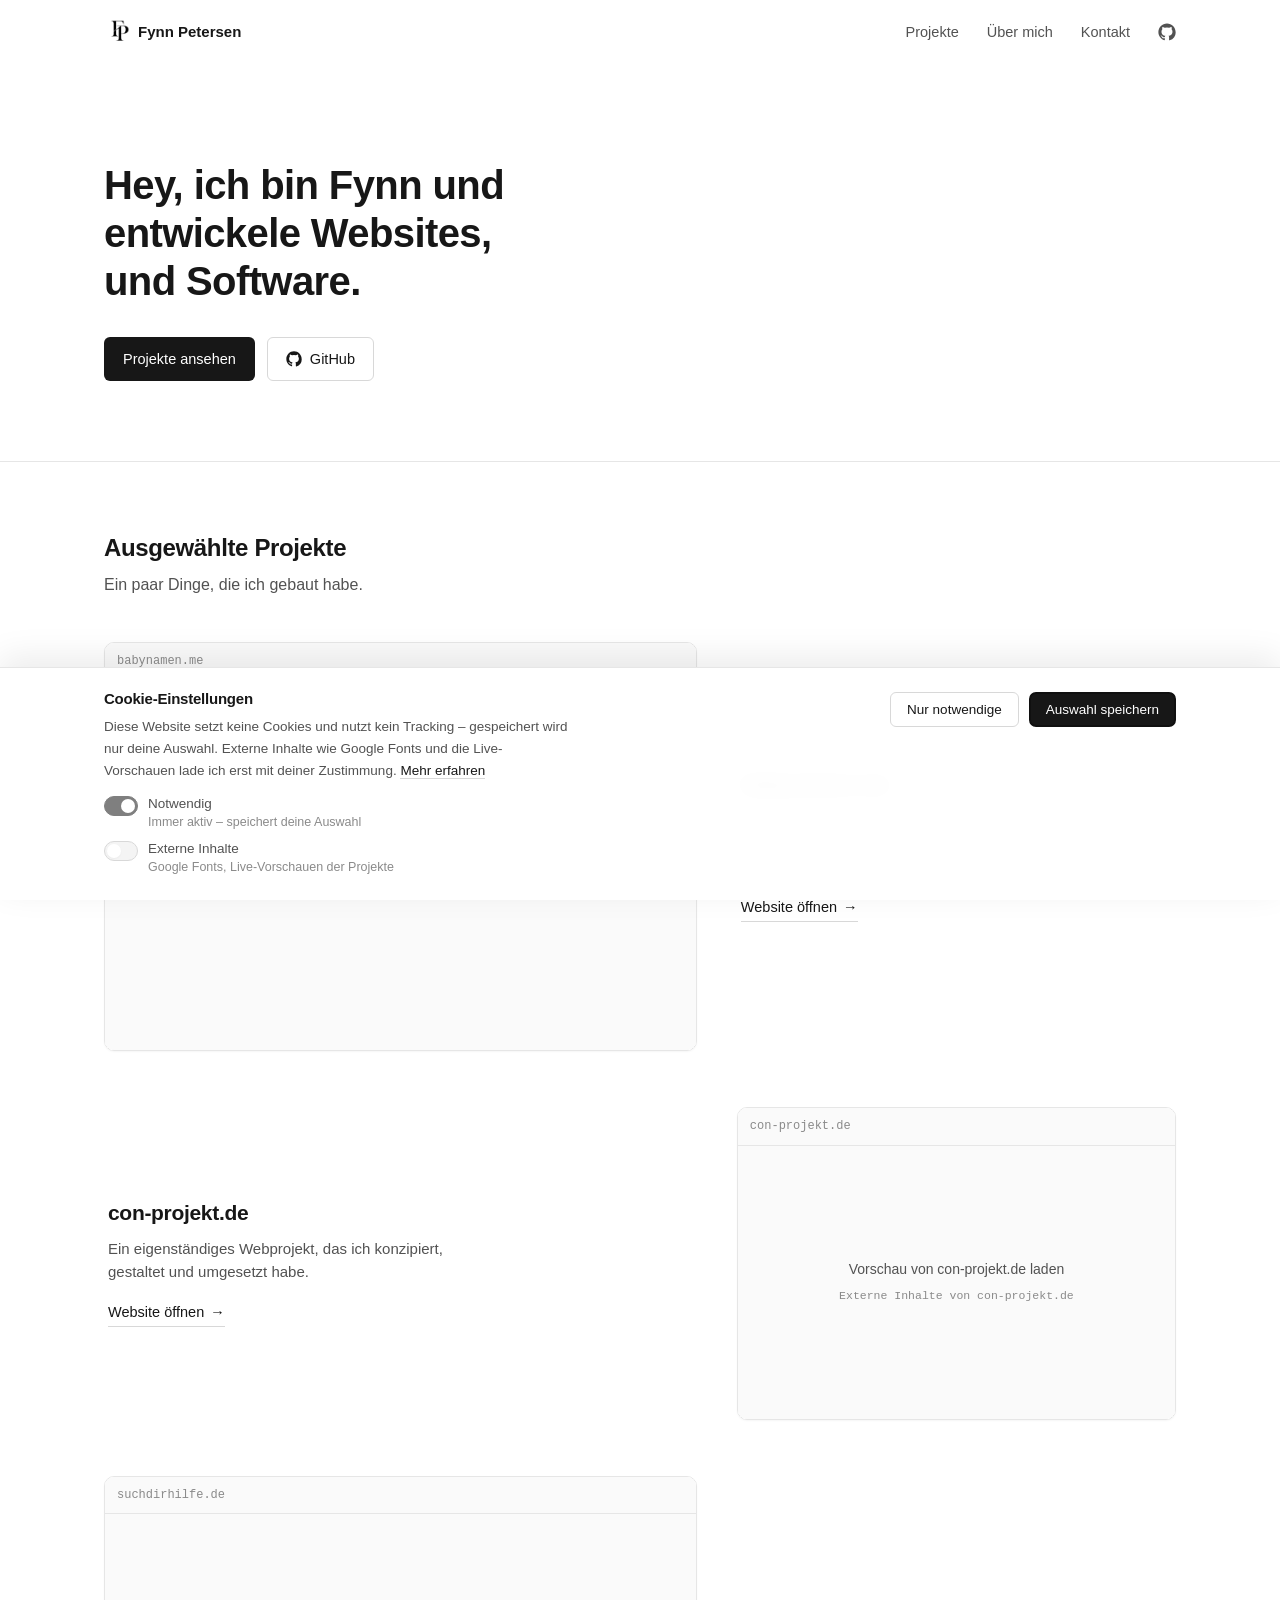
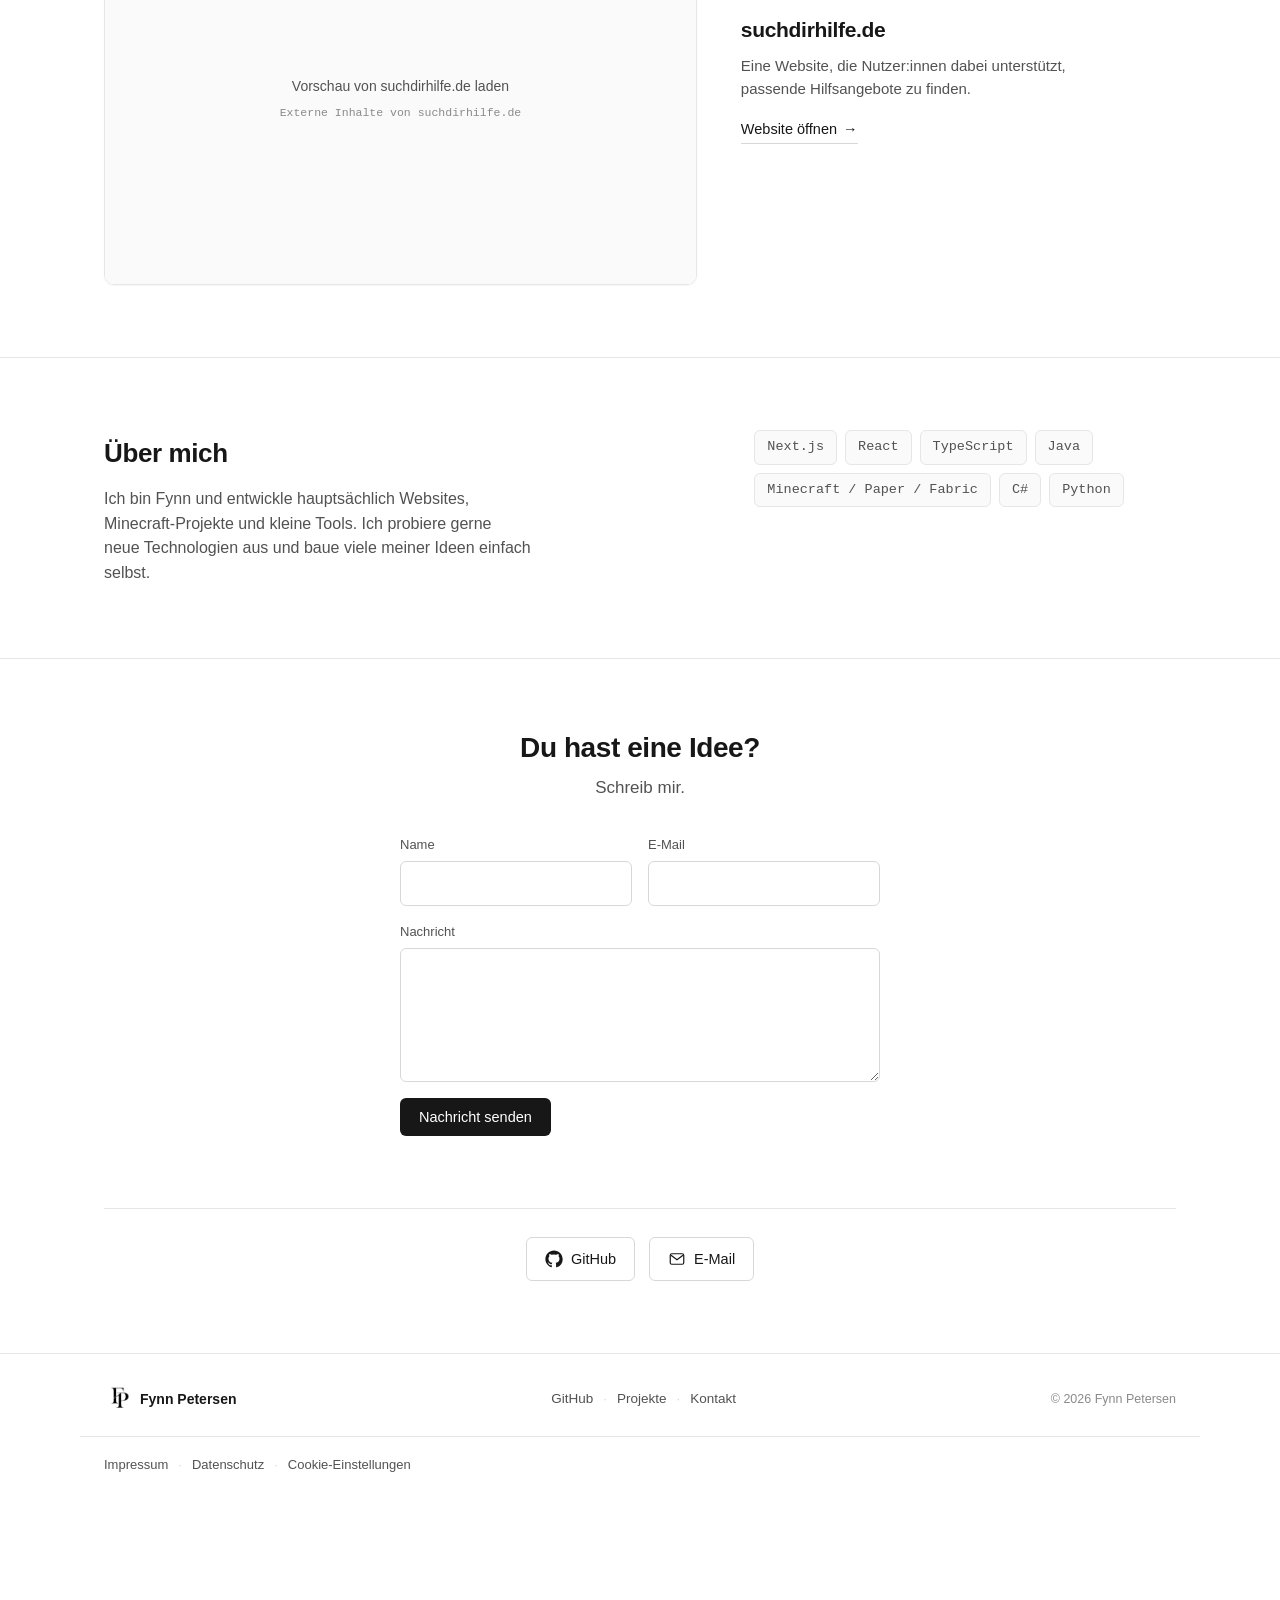
<file: index.html>
<!doctype html>
<html lang="de">
<head>
<meta charset="UTF-8" />
<meta name="viewport" content="width=device-width, initial-scale=1" />
<title>Fynn Petersen — Entwickler</title>
<meta name="description" content="Persönliche Website von Fynn Petersen. Ich entwickle Websites, Minecraft-Projekte und kleine Tools." />
<meta name="theme-color" content="#ffffff" />

<meta property="og:type" content="website" />
<meta property="og:title" content="Fynn Petersen — Entwickler" />
<meta property="og:description" content="Ich entwickle Websites, Tools und Software. Ein Blick auf ausgewählte Projekte." />
<meta property="og:url" content="https://fynnpetersen.de/" />

<link rel="canonical" href="https://fynnpetersen.de/" />

<link rel="icon" type="image/png" sizes="32x32" href="favicon-32.png" />
<link rel="icon" type="image/png" sizes="16x16" href="favicon-16.png" />
<link rel="apple-touch-icon" href="apple-touch-icon.png" />

<link rel="stylesheet" href="styles.css" />
<noscript><style>.reveal { opacity: 1; transform: none; }</style></noscript>
</head>
<body>

<a class="skip-link" href="#main">Zum Inhalt springen</a>

<header class="site-header" id="site-header">
  <div class="container header-inner">
    <a href="#top" class="logo">
      <img class="logo-mark" src="logo.png" alt="" aria-hidden="true" />
      <span>Fynn Petersen</span>
    </a>

    <nav class="nav" id="site-nav" aria-label="Hauptnavigation">
      <a href="#projekte">Projekte</a>
      <a href="#ueber-mich">Über mich</a>
      <a href="#kontakt">Kontakt</a>
      <a href="https://github.com/freeperr" target="_blank" rel="noopener" class="nav-icon" aria-label="GitHub">
        <svg width="18" height="18" viewBox="0 0 24 24" fill="currentColor" aria-hidden="true"><path d="M12 .5C5.65.5.5 5.65.5 12c0 5.09 3.29 9.4 7.86 10.93.57.1.79-.25.79-.55 0-.27-.01-1.16-.02-2.11-3.2.7-3.88-1.36-3.88-1.36-.52-1.34-1.28-1.7-1.28-1.7-1.04-.72.08-.7.08-.7 1.15.08 1.76 1.19 1.76 1.19 1.03 1.76 2.7 1.25 3.36.96.1-.75.4-1.25.73-1.54-2.55-.29-5.24-1.28-5.24-5.7 0-1.26.45-2.29 1.18-3.09-.12-.29-.51-1.46.11-3.05 0 0 .96-.31 3.15 1.18a10.9 10.9 0 0 1 5.74 0c2.19-1.49 3.15-1.18 3.15-1.18.62 1.59.23 2.76.11 3.05.74.8 1.18 1.83 1.18 3.09 0 4.43-2.7 5.4-5.27 5.69.42.36.78 1.08.78 2.18 0 1.57-.01 2.84-.01 3.23 0 .3.21.66.79.55A10.51 10.51 0 0 0 23.5 12c0-6.35-5.15-11.5-11.5-11.5Z"/></svg>
      </a>
    </nav>

    <button class="nav-toggle" id="nav-toggle" aria-expanded="false" aria-controls="site-nav" aria-label="Menü öffnen">
      <span></span><span></span><span></span>
    </button>
  </div>
</header>

<main id="main">

  <!-- HERO -->
  <section class="hero" id="top">
    <div class="container">
      <h1 class="reveal">
        Hey, ich bin Fynn und entwickele Websites, und Software.
      </h1>
      <div class="hero-actions reveal">
        <a href="#projekte" class="btn btn-primary">Projekte ansehen</a>
        <a href="https://github.com/freeperr" target="_blank" rel="noopener" class="btn btn-secondary">
          <svg width="16" height="16" viewBox="0 0 24 24" fill="currentColor" aria-hidden="true"><path d="M12 .5C5.65.5.5 5.65.5 12c0 5.09 3.29 9.4 7.86 10.93.57.1.79-.25.79-.55 0-.27-.01-1.16-.02-2.11-3.2.7-3.88-1.36-3.88-1.36-.52-1.34-1.28-1.7-1.28-1.7-1.04-.72.08-.7.08-.7 1.15.08 1.76 1.19 1.76 1.19 1.03 1.76 2.7 1.25 3.36.96.1-.75.4-1.25.73-1.54-2.55-.29-5.24-1.28-5.24-5.7 0-1.26.45-2.29 1.18-3.09-.12-.29-.51-1.46.11-3.05 0 0 .96-.31 3.15 1.18a10.9 10.9 0 0 1 5.74 0c2.19-1.49 3.15-1.18 3.15-1.18.62 1.59.23 2.76.11 3.05.74.8 1.18 1.83 1.18 3.09 0 4.43-2.7 5.4-5.27 5.69.42.36.78 1.08.78 2.18 0 1.57-.01 2.84-.01 3.23 0 .3.21.66.79.55A10.51 10.51 0 0 0 23.5 12c0-6.35-5.15-11.5-11.5-11.5Z"/></svg>
          GitHub
        </a>
      </div>
    </div>
  </section>

  <!-- PROJEKTE -->
  <section class="projects" id="projekte">
    <div class="container">
      <h2 class="reveal">Ausgewählte Projekte</h2>
      <p class="section-intro reveal">Ein paar Dinge, die ich gebaut habe.</p>

      <div class="project-list">

        <!-- Projekt 1: babynamen.me -->
        <article class="project-card reveal">
          <div class="project-media">
            <a class="project-preview" href="https://babynamen.me" target="_blank" rel="noopener" aria-label="babynamen.me öffnen">
              <div class="browser-mock">
                <div class="browser-bar">
                  <span class="browser-url">babynamen.me</span>
                </div>
                <div class="browser-content">
                  <div class="live-preview">
                    <iframe
                      data-src="https://babynamen.me"
                      title="Live-Vorschau von babynamen.me"
                      loading="lazy"
                      tabindex="-1"
                      aria-hidden="true"
                      scrolling="no"
                      referrerpolicy="no-referrer"
                      sandbox="allow-scripts allow-same-origin"
                    ></iframe>
                  </div>
                </div>
              </div>
            </a>
          </div>
          <div class="project-info">
            <h3>babynamen.me</h3>
            <p>Eine moderne Website rund um Babynamen mit Namenssuche, Informationen und verschiedenen kleinen Spielen.</p>
            <a class="project-link" href="https://babynamen.me" target="_blank" rel="noopener">
              Website öffnen <span class="arrow">→</span>
            </a>
          </div>
        </article>

        <!-- Projekt 2: con-projekt.de -->
        <article class="project-card reveal">
          <div class="project-media">
            <a class="project-preview" href="https://con-projekt.de" target="_blank" rel="noopener" aria-label="con-projekt.de öffnen">
              <div class="browser-mock">
                <div class="browser-bar">
                  <span class="browser-url">con-projekt.de</span>
                </div>
                <div class="browser-content">
                  <div class="live-preview">
                    <iframe
                      data-src="https://con-projekt.de"
                      title="Live-Vorschau von con-projekt.de"
                      loading="lazy"
                      tabindex="-1"
                      aria-hidden="true"
                      scrolling="no"
                      referrerpolicy="no-referrer"
                      sandbox="allow-scripts allow-same-origin"
                    ></iframe>
                  </div>
                </div>
              </div>
            </a>
          </div>
          <div class="project-info">
            <h3>con-projekt.de</h3>
            <p>Ein eigenständiges Webprojekt, das ich konzipiert, gestaltet und umgesetzt habe.</p>
            <a class="project-link" href="https://con-projekt.de" target="_blank" rel="noopener">
              Website öffnen <span class="arrow">→</span>
            </a>
          </div>
        </article>

        <!-- Projekt 3: suchdirhilfe.de -->
        <article class="project-card reveal">
          <div class="project-media">
            <a class="project-preview" href="https://suchdirhilfe.de" target="_blank" rel="noopener" aria-label="suchdirhilfe.de öffnen">
              <div class="browser-mock">
                <div class="browser-bar">
                  <span class="browser-url">suchdirhilfe.de</span>
                </div>
                <div class="browser-content">
                  <div class="live-preview">
                    <iframe
                      data-src="https://suchdirhilfe.de"
                      title="Live-Vorschau von suchdirhilfe.de"
                      loading="lazy"
                      tabindex="-1"
                      aria-hidden="true"
                      scrolling="no"
                      referrerpolicy="no-referrer"
                      sandbox="allow-scripts allow-same-origin"
                    ></iframe>
                  </div>
                </div>
              </div>
            </a>
          </div>
          <div class="project-info">
            <h3>suchdirhilfe.de</h3>
            <p>Eine Website, die Nutzer:innen dabei unterstützt, passende Hilfsangebote zu finden.</p>
            <a class="project-link" href="https://suchdirhilfe.de" target="_blank" rel="noopener">
              Website öffnen <span class="arrow">→</span>
            </a>
          </div>
        </article>

      </div>
    </div>
  </section>

  <!-- ÜBER MICH -->
  <section class="about" id="ueber-mich">
    <div class="container about-grid">
      <div class="reveal">
        <h2>Über mich</h2>
        <p class="about-text">
          Ich bin Fynn und entwickle hauptsächlich Websites, Minecraft-Projekte und kleine Tools.
          Ich probiere gerne neue Technologien aus und baue viele meiner Ideen einfach selbst.
        </p>
      </div>
      <div class="reveal">
        <ul class="skills-list">
          <li>Next.js</li>
          <li>React</li>
          <li>TypeScript</li>
          <li>Java</li>
          <li>Minecraft / Paper / Fabric</li>
          <li>C#</li>
          <li>Python</li>
        </ul>
      </div>
    </div>
  </section>

  <!-- KONTAKT -->
  <section class="contact" id="kontakt">
    <div class="container">
      <h2 class="reveal">Du hast eine Idee?</h2>
      <p class="contact-text reveal">Schreib mir.</p>

      <form class="contact-form reveal" id="contact-form" novalidate>
        <div class="form-row">
          <div class="form-group">
            <label for="cf-name">Name</label>
            <input type="text" id="cf-name" name="name" autocomplete="name" required />
          </div>
          <div class="form-group">
            <label for="cf-email">E-Mail</label>
            <input type="email" id="cf-email" name="email" autocomplete="email" required />
          </div>
        </div>
        <div class="form-group">
          <label for="cf-message">Nachricht</label>
          <textarea id="cf-message" name="message" rows="5" required></textarea>
        </div>
        <input type="text" name="company" class="hp-field" tabindex="-1" autocomplete="off" aria-hidden="true" />
        <button type="submit" class="btn btn-primary">
          <span class="btn-spinner" aria-hidden="true"></span>
          <span class="btn-label">Nachricht senden</span>
        </button>
        <p class="form-status" id="cf-status" role="status" aria-live="polite"></p>
      </form>

      <div class="contact-links reveal">
        <a href="https://github.com/freeperr" target="_blank" rel="noopener" class="contact-link">
          <svg width="18" height="18" viewBox="0 0 24 24" fill="currentColor" aria-hidden="true"><path d="M12 .5C5.65.5.5 5.65.5 12c0 5.09 3.29 9.4 7.86 10.93.57.1.79-.25.79-.55 0-.27-.01-1.16-.02-2.11-3.2.7-3.88-1.36-3.88-1.36-.52-1.34-1.28-1.7-1.28-1.7-1.04-.72.08-.7.08-.7 1.15.08 1.76 1.19 1.76 1.19 1.03 1.76 2.7 1.25 3.36.96.1-.75.4-1.25.73-1.54-2.55-.29-5.24-1.28-5.24-5.7 0-1.26.45-2.29 1.18-3.09-.12-.29-.51-1.46.11-3.05 0 0 .96-.31 3.15 1.18a10.9 10.9 0 0 1 5.74 0c2.19-1.49 3.15-1.18 3.15-1.18.62 1.59.23 2.76.11 3.05.74.8 1.18 1.83 1.18 3.09 0 4.43-2.7 5.4-5.27 5.69.42.36.78 1.08.78 2.18 0 1.57-.01 2.84-.01 3.23 0 .3.21.66.79.55A10.51 10.51 0 0 0 23.5 12c0-6.35-5.15-11.5-11.5-11.5Z"/></svg>
          GitHub
        </a>
        <a href="mailto:info@fynnpetersen.de" class="contact-link">
          <svg width="18" height="18" viewBox="0 0 24 24" fill="none" stroke="currentColor" stroke-width="1.6" aria-hidden="true"><rect x="3" y="5" width="18" height="14" rx="2"/><path d="m4 7 8 6 8-6"/></svg>
          E-Mail
        </a>
      </div>
    </div>
  </section>

</main>

<footer class="site-footer">
  <div class="container footer-inner">
    <div class="footer-brand">
      <img class="logo-mark" src="logo.png" alt="" aria-hidden="true" />
      <div>
        <p class="footer-name">Fynn Petersen</p>
      </div>
    </div>
    <nav class="footer-nav" aria-label="Footer-Navigation">
      <a href="https://github.com/freeperr" target="_blank" rel="noopener">GitHub</a>
      <span aria-hidden="true">·</span>
      <a href="#projekte">Projekte</a>
      <span aria-hidden="true">·</span>
      <a href="#kontakt">Kontakt</a>
    </nav>
    <p class="footer-copy">© <span id="year"></span> Fynn Petersen</p>
  </div>
  <div class="container footer-legal">
    <nav aria-label="Rechtliches">
      <a href="impressum.html">Impressum</a>
      <span aria-hidden="true">·</span>
      <a href="datenschutz.html">Datenschutz</a>
      <span aria-hidden="true">·</span>
      <button type="button" class="footer-btn" data-consent-open>Cookie-Einstellungen</button>
    </nav>
  </div>
</footer>

<script src="script.js"></script>
<script src="consent.js" defer></script>
</body>
</html>
</file>
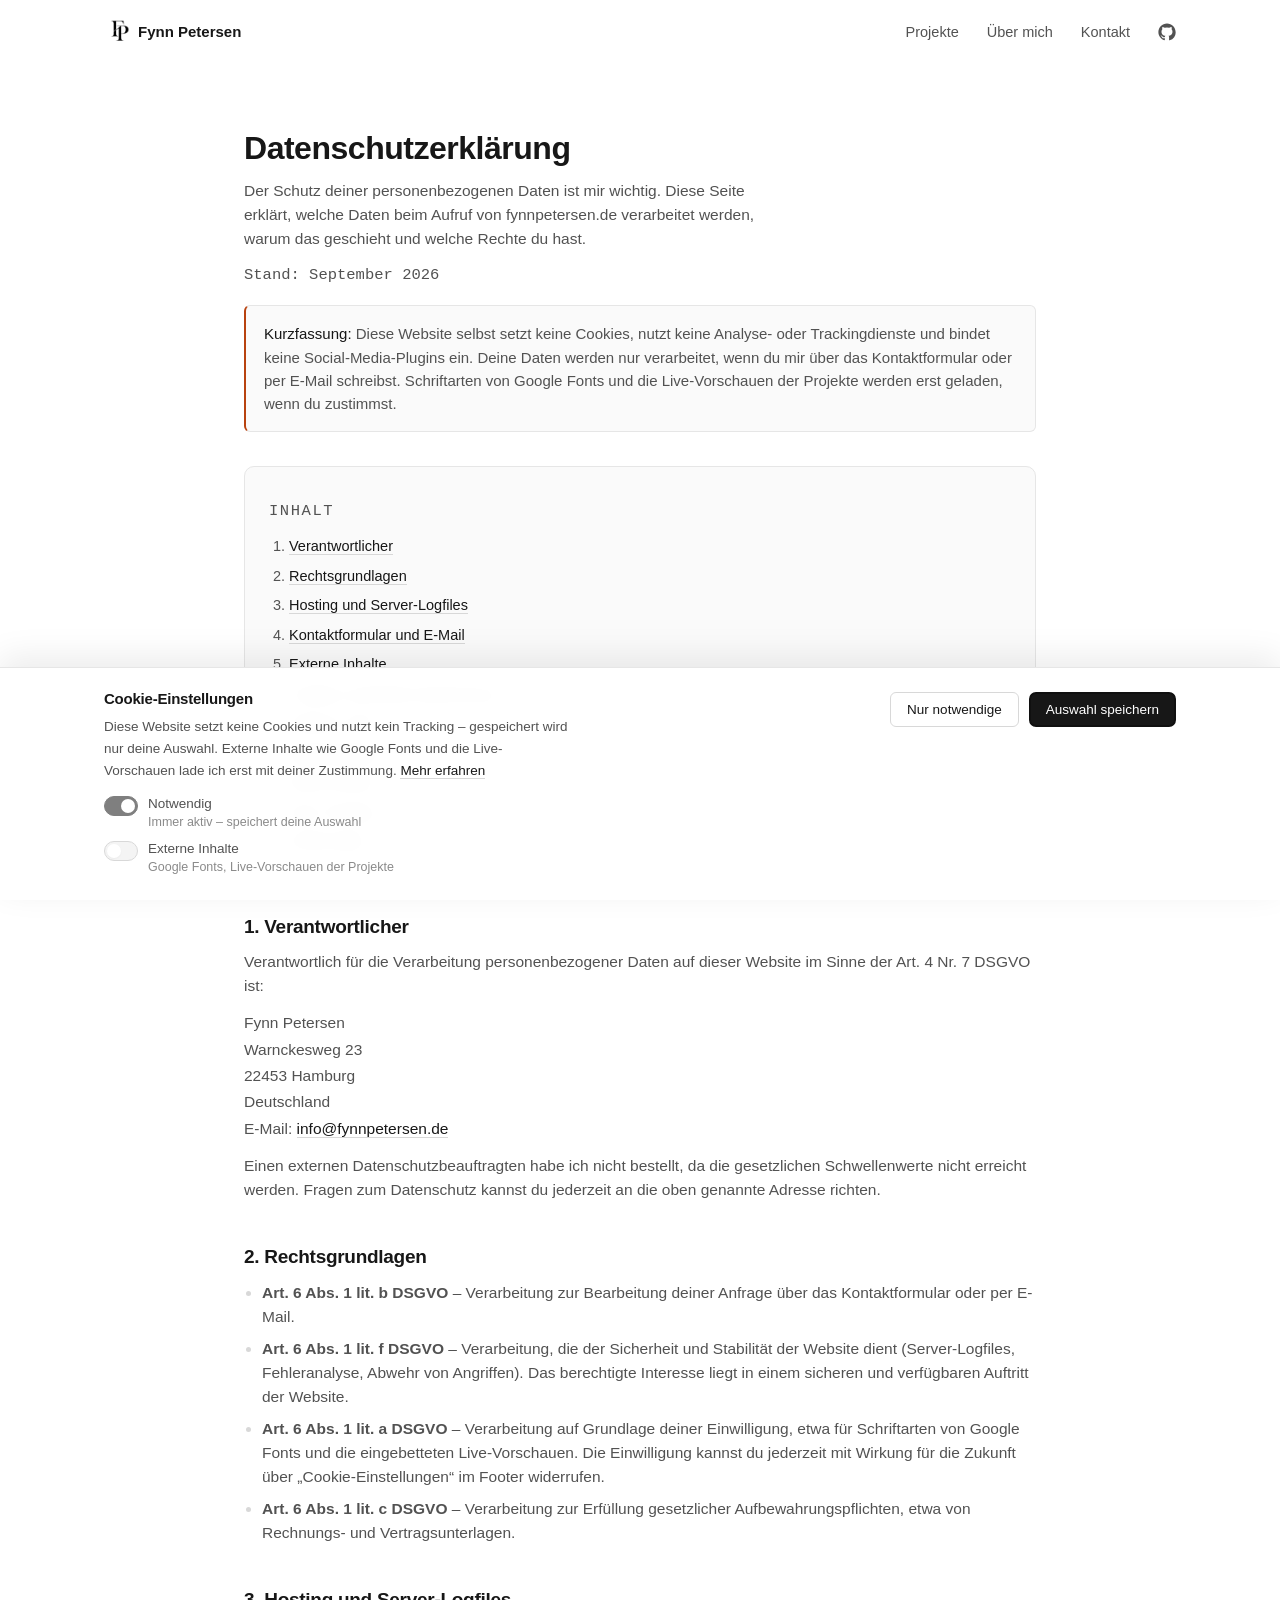
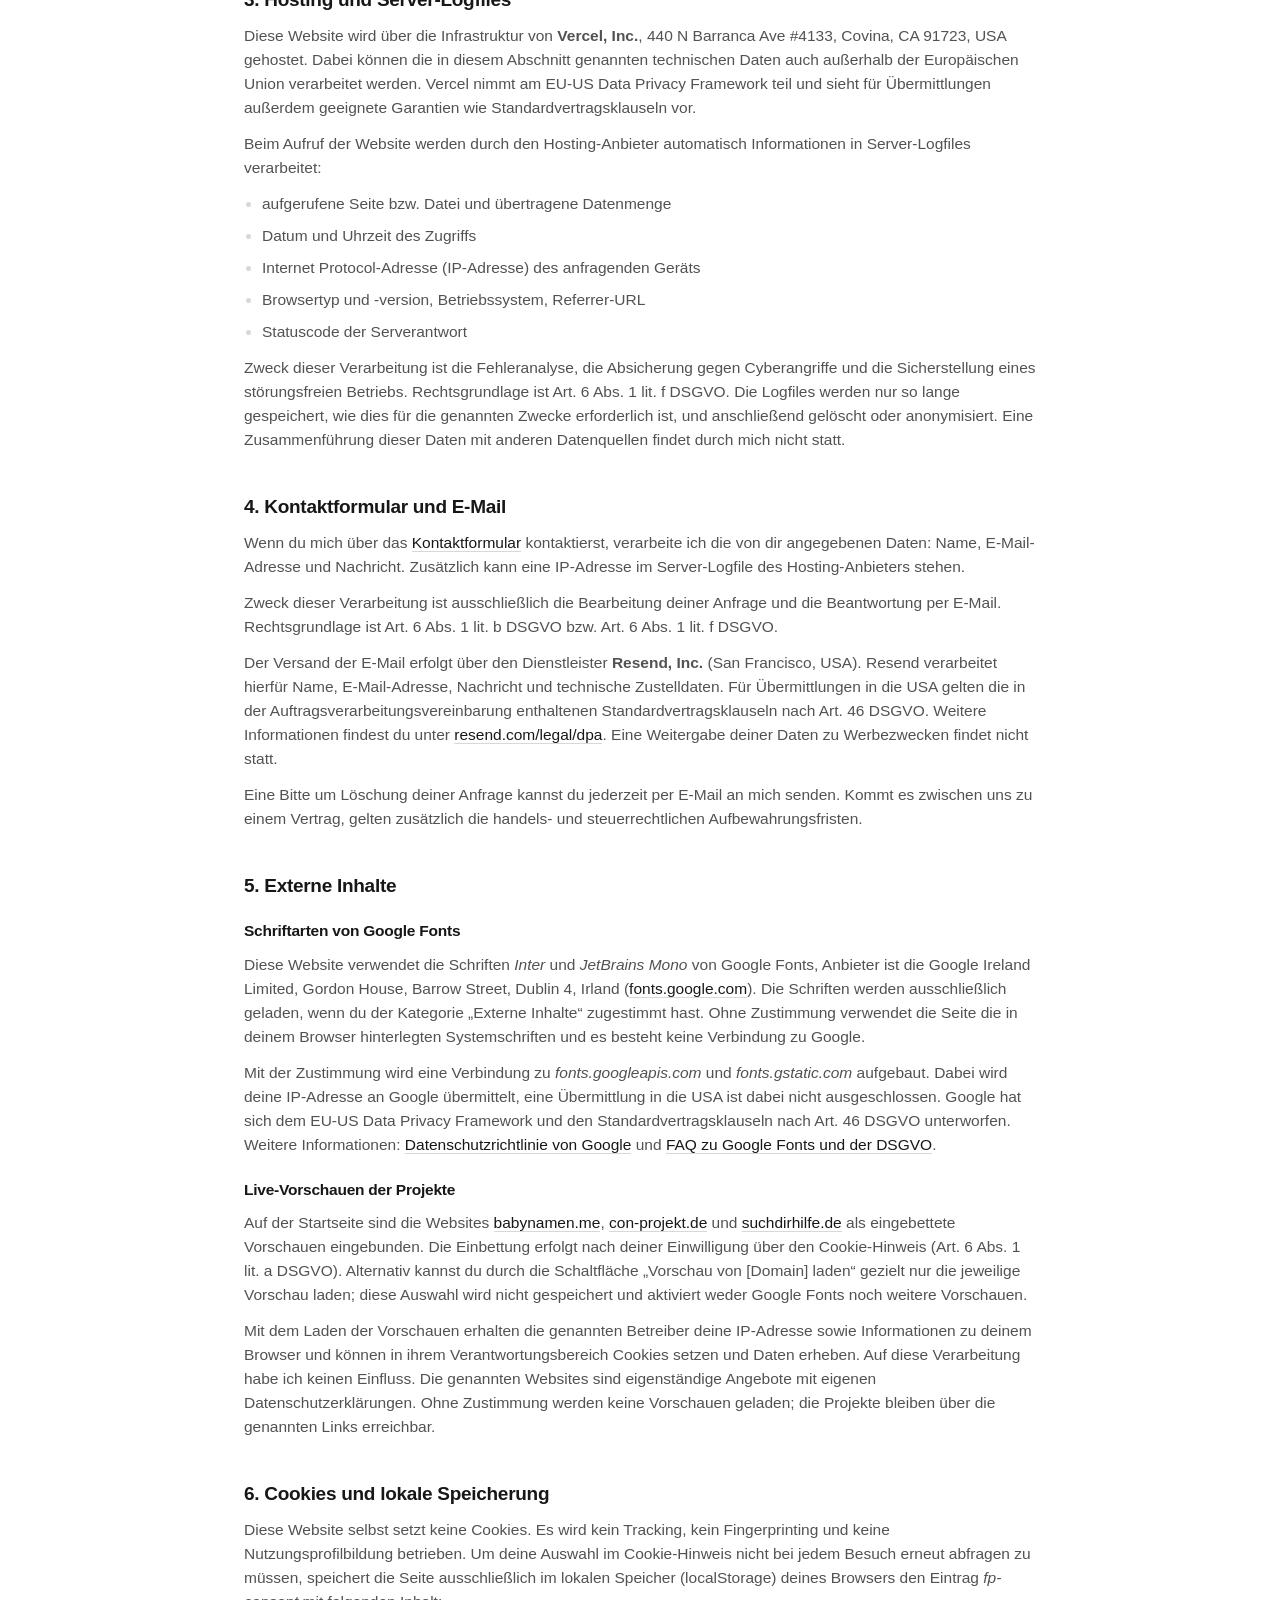
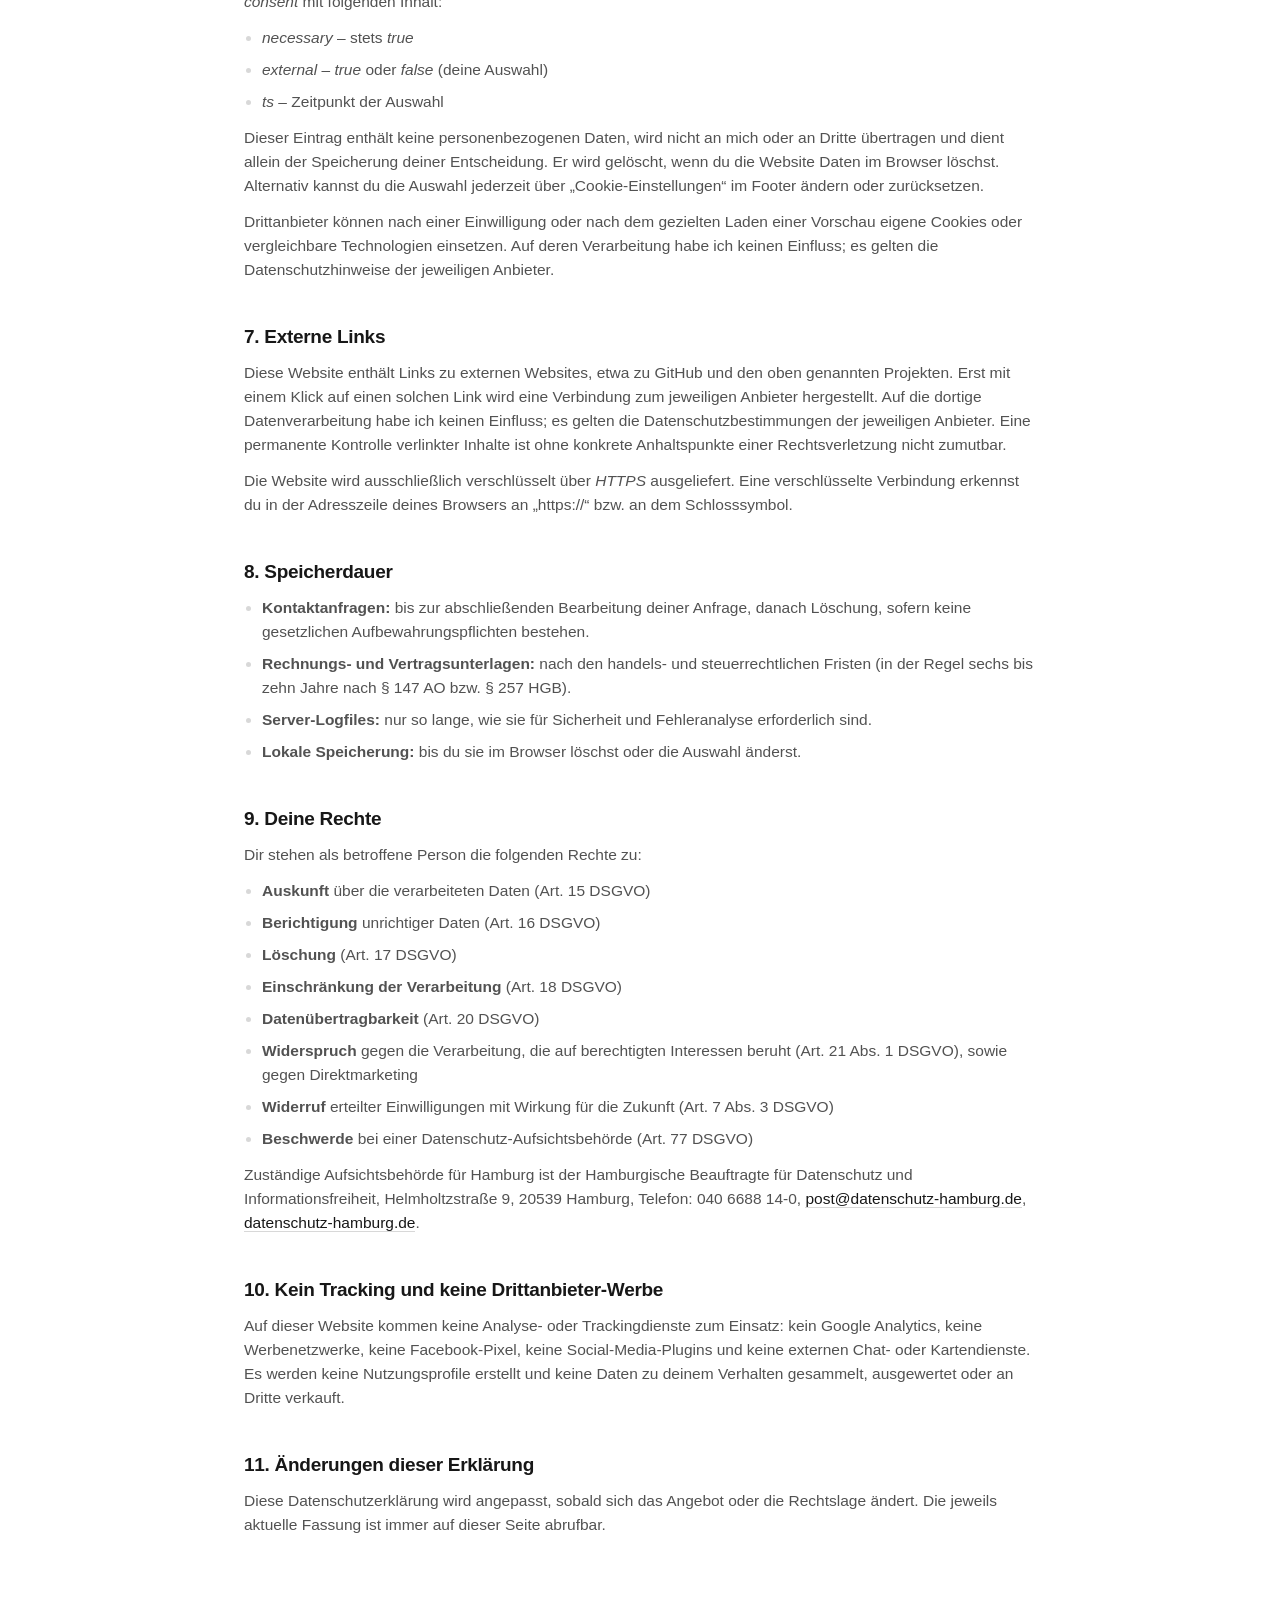
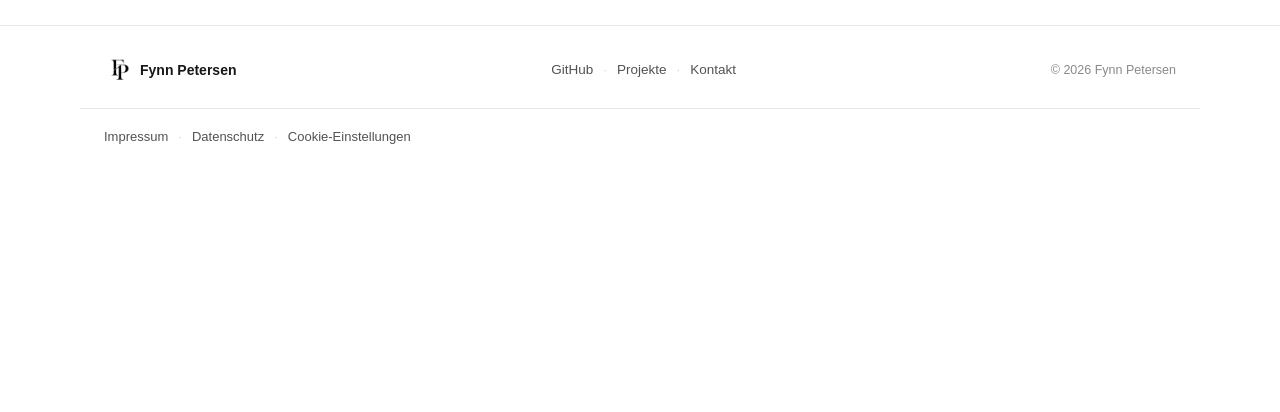
<file: datenschutz.html>
<!doctype html>
<html lang="de">
<head>
<meta charset="UTF-8" />
<meta name="viewport" content="width=device-width, initial-scale=1" />
<title>Datenschutzerklärung — Fynn Petersen</title>
<meta name="description" content="Informationen zur Verarbeitung personenbezogener Daten auf fynnpetersen.de nach der DSGVO." />
<meta name="theme-color" content="#ffffff" />
<meta name="robots" content="index, follow" />

<meta property="og:type" content="website" />
<meta property="og:title" content="Datenschutzerklärung — Fynn Petersen" />
<meta property="og:description" content="Informationen zur Verarbeitung personenbezogener Daten nach der DSGVO." />
<meta property="og:url" content="https://fynnpetersen.de/datenschutz.html" />

<link rel="canonical" href="https://fynnpetersen.de/datenschutz.html" />

<link rel="icon" type="image/png" sizes="32x32" href="favicon-32.png" />
<link rel="icon" type="image/png" sizes="16x16" href="favicon-16.png" />
<link rel="apple-touch-icon" href="apple-touch-icon.png" />

<link rel="stylesheet" href="styles.css" />
</head>
<body>

<a class="skip-link" href="#main">Zum Inhalt springen</a>

<header class="site-header" id="site-header">
  <div class="container header-inner">
    <a href="index.html" class="logo">
      <img class="logo-mark" src="logo.png" alt="" aria-hidden="true" />
      <span>Fynn Petersen</span>
    </a>

    <nav class="nav" id="site-nav" aria-label="Hauptnavigation">
      <a href="index.html#projekte">Projekte</a>
      <a href="index.html#ueber-mich">Über mich</a>
      <a href="index.html#kontakt">Kontakt</a>
      <a href="https://github.com/freeperr" target="_blank" rel="noopener" class="nav-icon" aria-label="GitHub">
        <svg width="18" height="18" viewBox="0 0 24 24" fill="currentColor" aria-hidden="true"><path d="M12 .5C5.65.5.5 5.65.5 12c0 5.09 3.29 9.4 7.86 10.93.57.1.79-.25.79-.55 0-.27-.01-1.16-.02-2.11-3.2.7-3.88-1.36-3.88-1.36-.52-1.34-1.28-1.7-1.28-1.7-1.04-.72.08-.7.08-.7 1.15.08 1.76 1.19 1.76 1.19 1.03 1.76 2.7 1.25 3.36.96.1-.75.4-1.25.73-1.54-2.55-.29-5.24-1.28-5.24-5.7 0-1.26.45-2.29 1.18-3.09-.12-.29-.51-1.46.11-3.05 0 0 .96-.31 3.15 1.18a10.9 10.9 0 0 1 5.74 0c2.19-1.49 3.15-1.18 3.15-1.18.62 1.59.23 2.76.11 3.05.74.8 1.18 1.83 1.18 3.09 0 4.43-2.7 5.4-5.27 5.69.42.36.78 1.08.78 2.18 0 1.57-.01 2.84-.01 3.23 0 .3.21.66.79.55A10.51 10.51 0 0 0 23.5 12c0-6.35-5.15-11.5-11.5-11.5Z"/></svg>
      </a>
    </nav>

    <button class="nav-toggle" id="nav-toggle" aria-expanded="false" aria-controls="site-nav" aria-label="Menü öffnen">
      <span></span><span></span><span></span>
    </button>
  </div>
</header>

<main id="main" class="legal">
  <div class="container">

    <h1>Datenschutzerklärung</h1>
    <p class="legal-lede">
      Der Schutz deiner personenbezogenen Daten ist mir wichtig. Diese Seite erklärt, welche Daten
      beim Aufruf von fynnpetersen.de verarbeitet werden, warum das geschieht und welche Rechte du hast.
    </p>
    <p class="legal-meta">Stand: September 2026</p>

    <div class="legal-box">
      <strong>Kurzfassung:</strong> Diese Website selbst setzt keine Cookies, nutzt keine Analyse- oder
      Trackingdienste und bindet keine Social-Media-Plugins ein. Deine Daten werden nur verarbeitet,
      wenn du mir über das Kontaktformular oder per E-Mail schreibst. Schriftarten von Google Fonts und
      die Live-Vorschauen der Projekte werden erst geladen, wenn du zustimmst.
    </div>

    <nav class="legal-toc" aria-label="Inhalt dieser Seite">
      <p class="legal-toc-title">Inhalt</p>
      <ol>
        <li><a href="#verantwortlicher">Verantwortlicher</a></li>
        <li><a href="#rechtsgrundlagen">Rechtsgrundlagen</a></li>
        <li><a href="#hosting">Hosting und Server-Logfiles</a></li>
        <li><a href="#kontaktformular">Kontaktformular und E-Mail</a></li>
        <li><a href="#externe-inhalte">Externe Inhalte</a></li>
        <li><a href="#cookies">Cookies und lokale Speicherung</a></li>
        <li><a href="#externe-links">Externe Links</a></li>
        <li><a href="#dauer">Speicherdauer</a></li>
        <li><a href="#rechte">Deine Rechte</a></li>
        <li><a href="#kein-tracking">Kein Tracking</a></li>
        <li><a href="#aenderungen">Änderungen</a></li>
      </ol>
    </nav>

    <h2 id="verantwortlicher">1. Verantwortlicher</h2>
    <p>
      Verantwortlich für die Verarbeitung personenbezogener Daten auf dieser Website im Sinne der
      Art. 4 Nr. 7 DSGVO ist:
    </p>
    <address>
      Fynn Petersen<br />
      Warnckesweg 23<br />
      22453 Hamburg<br />
      Deutschland<br />
      E-Mail: <a href="mailto:info@fynnpetersen.de">info@fynnpetersen.de</a>
    </address>
    <p>
      Einen externen Datenschutzbeauftragten habe ich nicht bestellt, da die gesetzlichen Schwellenwerte
      nicht erreicht werden. Fragen zum Datenschutz kannst du jederzeit an die oben genannte Adresse
      richten.
    </p>

    <h2 id="rechtsgrundlagen">2. Rechtsgrundlagen</h2>
    <ul>
      <li>
        <strong>Art. 6 Abs. 1 lit. b DSGVO</strong> – Verarbeitung zur Bearbeitung deiner Anfrage über
        das Kontaktformular oder per E-Mail.
      </li>
      <li>
        <strong>Art. 6 Abs. 1 lit. f DSGVO</strong> – Verarbeitung, die der Sicherheit und Stabilität
        der Website dient (Server-Logfiles, Fehleranalyse, Abwehr von Angriffen). Das berechtigte
        Interesse liegt in einem sicheren und verfügbaren Auftritt der Website.
      </li>
      <li>
        <strong>Art. 6 Abs. 1 lit. a DSGVO</strong> – Verarbeitung auf Grundlage deiner Einwilligung,
        etwa für Schriftarten von Google Fonts und die eingebetteten Live-Vorschauen. Die Einwilligung
        kannst du jederzeit mit Wirkung für die Zukunft über „Cookie-Einstellungen“ im Footer widerrufen.
      </li>
      <li>
        <strong>Art. 6 Abs. 1 lit. c DSGVO</strong> – Verarbeitung zur Erfüllung gesetzlicher
        Aufbewahrungspflichten, etwa von Rechnungs- und Vertragsunterlagen.
      </li>
    </ul>

    <h2 id="hosting">3. Hosting und Server-Logfiles</h2>
    <p>
      Diese Website wird über die Infrastruktur von <strong>Vercel, Inc.</strong>, 440 N Barranca Ave
      #4133, Covina, CA 91723, USA gehostet. Dabei können die in diesem Abschnitt genannten
      technischen Daten auch außerhalb der Europäischen Union verarbeitet werden. Vercel nimmt am
      EU-US Data Privacy Framework teil und sieht für Übermittlungen außerdem geeignete Garantien wie
      Standardvertragsklauseln vor.
    </p>
    <p>
      Beim Aufruf der Website werden durch den Hosting-Anbieter automatisch Informationen in
      Server-Logfiles verarbeitet:
    </p>
    <ul>
      <li>aufgerufene Seite bzw. Datei und übertragene Datenmenge</li>
      <li>Datum und Uhrzeit des Zugriffs</li>
      <li>Internet Protocol-Adresse (IP-Adresse) des anfragenden Geräts</li>
      <li>Browsertyp und -version, Betriebssystem, Referrer-URL</li>
      <li>Statuscode der Serverantwort</li>
    </ul>
    <p>
      Zweck dieser Verarbeitung ist die Fehleranalyse, die Absicherung gegen Cyberangriffe und die
      Sicherstellung eines störungsfreien Betriebs. Rechtsgrundlage ist Art. 6 Abs. 1 lit. f DSGVO.
      Die Logfiles werden nur so lange gespeichert, wie dies für die genannten Zwecke erforderlich
      ist, und anschließend gelöscht oder anonymisiert. Eine Zusammenführung dieser Daten mit anderen
      Datenquellen findet durch mich nicht statt.
    </p>

    <h2 id="kontaktformular">4. Kontaktformular und E-Mail</h2>
    <p>
      Wenn du mich über das <a href="index.html#kontakt">Kontaktformular</a> kontaktierst, verarbeite
      ich die von dir angegebenen Daten: Name, E-Mail-Adresse und Nachricht. Zusätzlich kann eine
      IP-Adresse im Server-Logfile des Hosting-Anbieters stehen.
    </p>
    <p>
      Zweck dieser Verarbeitung ist ausschließlich die Bearbeitung deiner Anfrage und die Beantwortung
      per E-Mail. Rechtsgrundlage ist Art. 6 Abs. 1 lit. b DSGVO bzw. Art. 6 Abs. 1 lit. f DSGVO.
    </p>
    <p>
      Der Versand der E-Mail erfolgt über den Dienstleister <strong>Resend, Inc.</strong>
      (San Francisco, USA). Resend verarbeitet hierfür Name, E-Mail-Adresse, Nachricht und technische
      Zustelldaten. Für Übermittlungen in die USA gelten die in der
      Auftragsverarbeitungsvereinbarung enthaltenen Standardvertragsklauseln nach Art. 46 DSGVO.
      Weitere Informationen findest du unter
      <a href="https://resend.com/legal/dpa" target="_blank" rel="noopener">resend.com/legal/dpa</a>.
      Eine Weitergabe deiner Daten zu Werbezwecken findet nicht statt.
    </p>
    <p>
      Eine Bitte um Löschung deiner Anfrage kannst du jederzeit per E-Mail an mich senden. Kommt es
      zwischen uns zu einem Vertrag, gelten zusätzlich die handels- und steuerrechtlichen
      Aufbewahrungsfristen.
    </p>

    <h2 id="externe-inhalte">5. Externe Inhalte</h2>

    <h3 id="schriftarten">Schriftarten von Google Fonts</h3>
    <p>
      Diese Website verwendet die Schriften <em>Inter</em> und <em>JetBrains Mono</em> von Google Fonts,
      Anbieter ist die Google Ireland Limited, Gordon House, Barrow Street, Dublin 4, Irland
      (<a href="https://fonts.google.com" target="_blank" rel="noopener">fonts.google.com</a>).
      Die Schriften werden ausschließlich geladen, wenn du der Kategorie „Externe Inhalte“ zugestimmt
      hast. Ohne Zustimmung verwendet die Seite die in deinem Browser hinterlegten Systemschriften und
      es besteht keine Verbindung zu Google.
    </p>
    <p>
      Mit der Zustimmung wird eine Verbindung zu <em>fonts.googleapis.com</em> und
      <em>fonts.gstatic.com</em> aufgebaut. Dabei wird deine IP-Adresse an Google übermittelt, eine
      Übermittlung in die USA ist dabei nicht ausgeschlossen. Google hat sich dem EU-US Data Privacy
      Framework und den Standardvertragsklauseln nach Art. 46 DSGVO unterworfen. Weitere Informationen:
      <a href="https://policies.google.com/privacy" target="_blank" rel="noopener">Datenschutzrichtlinie von Google</a>
      und <a href="https://fonts.google.com/faq#privacy" target="_blank" rel="noopener">FAQ zu Google Fonts und der DSGVO</a>.
    </p>

    <h3 id="live-vorschauen">Live-Vorschauen der Projekte</h3>
    <p>
      Auf der Startseite sind die Websites <a href="https://babynamen.me" target="_blank" rel="noopener">babynamen.me</a>,
      <a href="https://con-projekt.de" target="_blank" rel="noopener">con-projekt.de</a> und
      <a href="https://suchdirhilfe.de" target="_blank" rel="noopener">suchdirhilfe.de</a> als
      eingebettete Vorschauen eingebunden. Die Einbettung erfolgt nach deiner Einwilligung über den
      Cookie-Hinweis (Art. 6 Abs. 1 lit. a DSGVO). Alternativ kannst du durch die Schaltfläche
      „Vorschau von [Domain] laden“ gezielt nur die jeweilige Vorschau laden; diese Auswahl wird nicht
      gespeichert und aktiviert weder Google Fonts noch weitere Vorschauen.
    </p>
    <p>
      Mit dem Laden der Vorschauen erhalten die genannten Betreiber deine IP-Adresse sowie
      Informationen zu deinem Browser und können in ihrem Verantwortungsbereich Cookies setzen und
      Daten erheben. Auf diese Verarbeitung habe ich keinen Einfluss. Die genannten Websites sind
      eigenständige Angebote mit eigenen Datenschutzerklärungen. Ohne Zustimmung werden keine
      Vorschauen geladen; die Projekte bleiben über die genannten Links erreichbar.
    </p>

    <h2 id="cookies">6. Cookies und lokale Speicherung</h2>
    <p>
      Diese Website selbst setzt keine Cookies. Es wird kein Tracking, kein Fingerprinting und keine
      Nutzungsprofilbildung betrieben. Um deine Auswahl im Cookie-Hinweis nicht bei jedem Besuch erneut
      abfragen zu müssen, speichert die Seite ausschließlich im lokalen Speicher (localStorage) deines
      Browsers den Eintrag <em>fp-consent</em> mit folgenden Inhalt:
    </p>
    <ul>
      <li><em>necessary</em> – stets <em>true</em></li>
      <li><em>external</em> – <em>true</em> oder <em>false</em> (deine Auswahl)</li>
      <li><em>ts</em> – Zeitpunkt der Auswahl</li>
    </ul>
    <p>
      Dieser Eintrag enthält keine personenbezogenen Daten, wird nicht an mich oder an Dritte
      übertragen und dient allein der Speicherung deiner Entscheidung. Er wird gelöscht, wenn du die
      Website Daten im Browser löschst. Alternativ kannst du die Auswahl jederzeit über
      „Cookie-Einstellungen“ im Footer ändern oder zurücksetzen.
    </p>
    <p>
      Drittanbieter können nach einer Einwilligung oder nach dem gezielten Laden einer Vorschau eigene
      Cookies oder vergleichbare Technologien einsetzen. Auf deren Verarbeitung habe ich keinen
      Einfluss; es gelten die Datenschutzhinweise der jeweiligen Anbieter.
    </p>

    <h2 id="externe-links">7. Externe Links</h2>
    <p>
      Diese Website enthält Links zu externen Websites, etwa zu GitHub und den oben genannten
      Projekten. Erst mit einem Klick auf einen solchen Link wird eine Verbindung zum jeweiligen
      Anbieter hergestellt. Auf die dortige Datenverarbeitung habe ich keinen Einfluss; es gelten die
      Datenschutzbestimmungen der jeweiligen Anbieter. Eine permanente Kontrolle verlinkter Inhalte ist
      ohne konkrete Anhaltspunkte einer Rechtsverletzung nicht zumutbar.
    </p>
    <p>
      Die Website wird ausschließlich verschlüsselt über <em>HTTPS</em> ausgeliefert. Eine
      verschlüsselte Verbindung erkennst du in der Adresszeile deines Browsers an „https://“ bzw. an
      dem Schlosssymbol.
    </p>

    <h2 id="dauer">8. Speicherdauer</h2>
    <ul>
      <li>
        <strong>Kontaktanfragen:</strong> bis zur abschließenden Bearbeitung deiner Anfrage, danach
        Löschung, sofern keine gesetzlichen Aufbewahrungspflichten bestehen.
      </li>
      <li>
        <strong>Rechnungs- und Vertragsunterlagen:</strong> nach den handels- und steuerrechtlichen
        Fristen (in der Regel sechs bis zehn Jahre nach § 147 AO bzw. § 257 HGB).
      </li>
      <li>
        <strong>Server-Logfiles:</strong> nur so lange, wie sie für Sicherheit und Fehleranalyse
        erforderlich sind.
      </li>
      <li>
        <strong>Lokale Speicherung:</strong> bis du sie im Browser löschst oder die Auswahl änderst.
      </li>
    </ul>

    <h2 id="rechte">9. Deine Rechte</h2>
    <p>Dir stehen als betroffene Person die folgenden Rechte zu:</p>
    <ul>
      <li><strong>Auskunft</strong> über die verarbeiteten Daten (Art. 15 DSGVO)</li>
      <li><strong>Berichtigung</strong> unrichtiger Daten (Art. 16 DSGVO)</li>
      <li><strong>Löschung</strong> (Art. 17 DSGVO)</li>
      <li><strong>Einschränkung der Verarbeitung</strong> (Art. 18 DSGVO)</li>
      <li><strong>Datenübertragbarkeit</strong> (Art. 20 DSGVO)</li>
      <li>
        <strong>Widerspruch</strong> gegen die Verarbeitung, die auf berechtigten Interessen beruht
        (Art. 21 Abs. 1 DSGVO), sowie gegen Direktmarketing
      </li>
      <li>
        <strong>Widerruf</strong> erteilter Einwilligungen mit Wirkung für die Zukunft (Art. 7 Abs. 3 DSGVO)
      </li>
      <li>
        <strong>Beschwerde</strong> bei einer Datenschutz-Aufsichtsbehörde (Art. 77 DSGVO)
      </li>
    </ul>
    <p>
      Zuständige Aufsichtsbehörde für Hamburg ist der Hamburgische Beauftragte für Datenschutz und
      Informationsfreiheit, Helmholtzstraße 9, 20539 Hamburg, Telefon: 040 6688 14-0,
      <a href="mailto:post@datenschutz-hamburg.de">post@datenschutz-hamburg.de</a>,
      <a href="https://www.datenschutz-hamburg.de" target="_blank" rel="noopener">datenschutz-hamburg.de</a>.
    </p>

    <h2 id="kein-tracking">10. Kein Tracking und keine Drittanbieter-Werbe</h2>
    <p>
      Auf dieser Website kommen keine Analyse- oder Trackingdienste zum Einsatz: kein Google Analytics,
      keine Werbenetzwerke, keine Facebook-Pixel, keine Social-Media-Plugins und keine externen
      Chat- oder Kartendienste. Es werden keine Nutzungsprofile erstellt und keine Daten zu deinem
      Verhalten gesammelt, ausgewertet oder an Dritte verkauft.
    </p>

    <h2 id="aenderungen">11. Änderungen dieser Erklärung</h2>
    <p>
      Diese Datenschutzerklärung wird angepasst, sobald sich das Angebot oder die Rechtslage ändert.
      Die jeweils aktuelle Fassung ist immer auf dieser Seite abrufbar.
    </p>

  </div>
</main>

<footer class="site-footer">
  <div class="container footer-inner">
    <div class="footer-brand">
      <img class="logo-mark" src="logo.png" alt="" aria-hidden="true" />
      <div>
        <p class="footer-name">Fynn Petersen</p>
      </div>
    </div>
    <nav class="footer-nav" aria-label="Footer-Navigation">
      <a href="https://github.com/freeperr" target="_blank" rel="noopener">GitHub</a>
      <span aria-hidden="true">·</span>
      <a href="index.html#projekte">Projekte</a>
      <span aria-hidden="true">·</span>
      <a href="index.html#kontakt">Kontakt</a>
    </nav>
    <p class="footer-copy">© <span id="year"></span> Fynn Petersen</p>
  </div>
  <div class="container footer-legal">
    <nav aria-label="Rechtliches">
      <a href="impressum.html">Impressum</a>
      <span aria-hidden="true">·</span>
      <a href="datenschutz.html" aria-current="page">Datenschutz</a>
      <span aria-hidden="true">·</span>
      <button type="button" class="footer-btn" data-consent-open>Cookie-Einstellungen</button>
    </nav>
  </div>
</footer>

<script src="script.js"></script>
<script src="consent.js" defer></script>
</body>
</html>
</file>
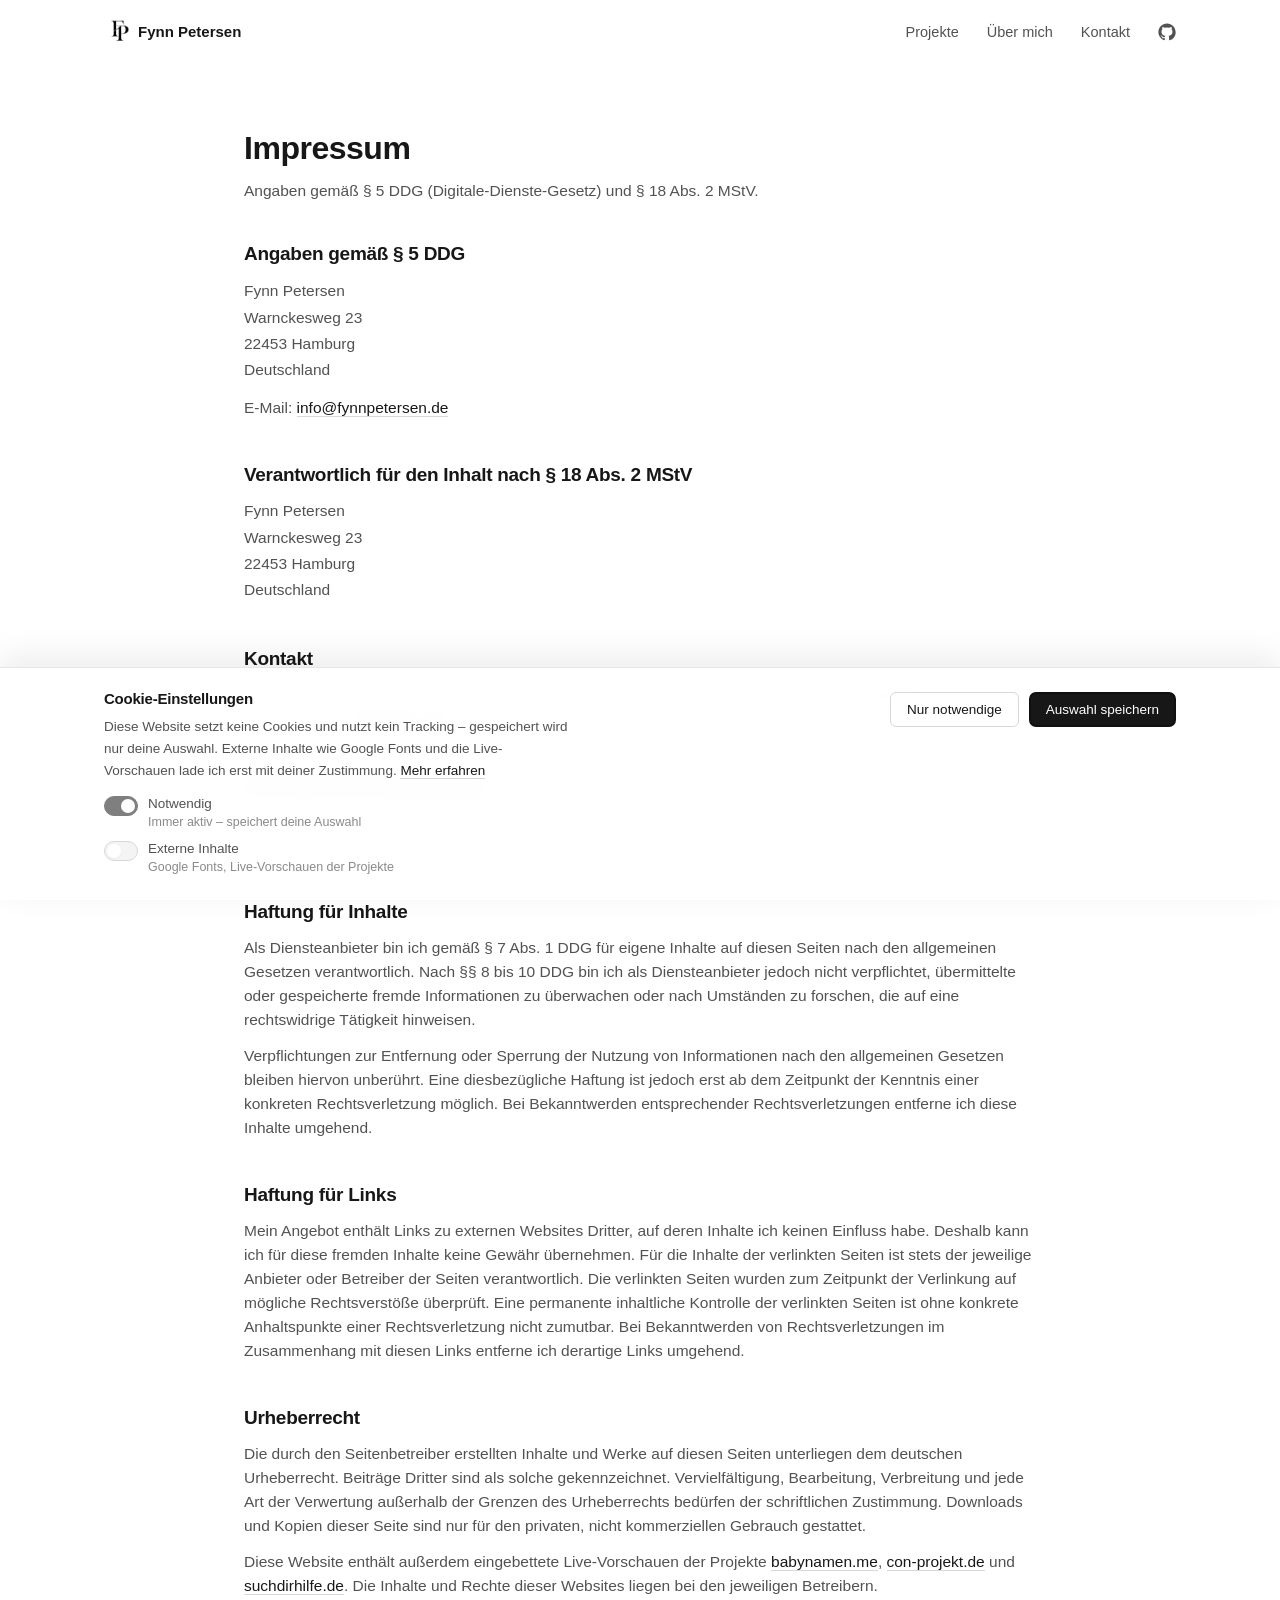
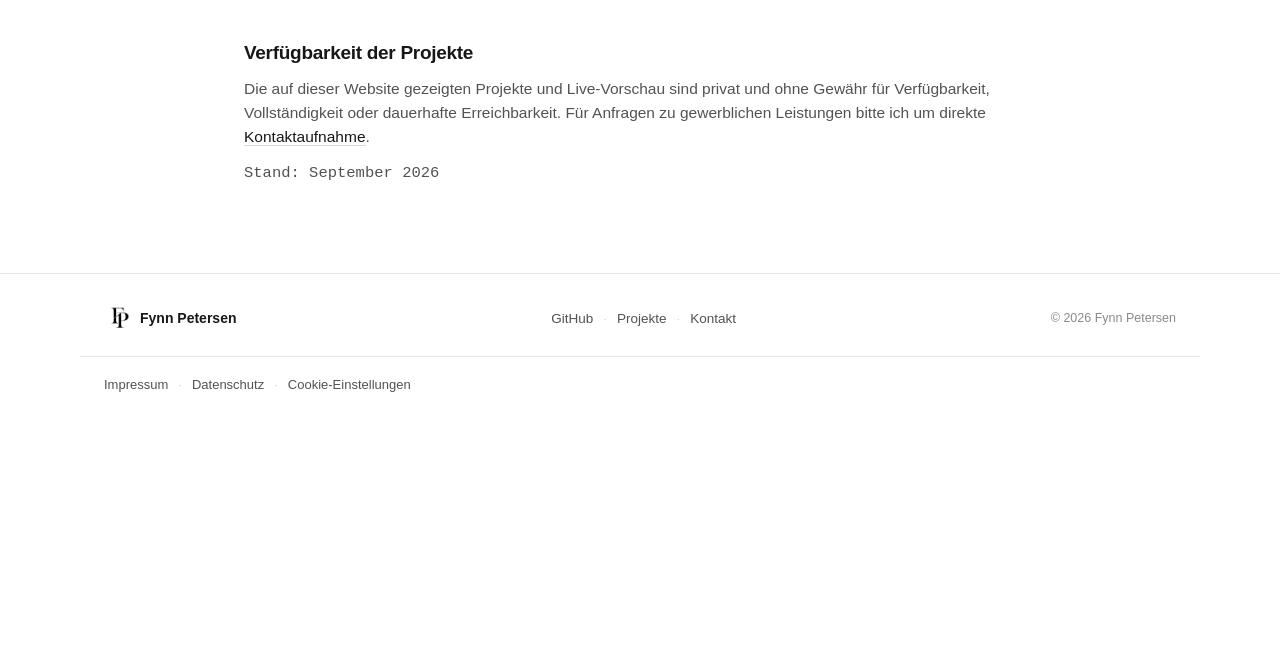
<file: impressum.html>
<!doctype html>
<html lang="de">
<head>
<meta charset="UTF-8" />
<meta name="viewport" content="width=device-width, initial-scale=1" />
<title>Impressum — Fynn Petersen</title>
<meta name="description" content="Impressum und Anbieterkennzeichnung von fynnpetersen.de gemäß § 5 DDG." />
<meta name="theme-color" content="#ffffff" />
<meta name="robots" content="index, follow" />

<meta property="og:type" content="website" />
<meta property="og:title" content="Impressum — Fynn Petersen" />
<meta property="og:description" content="Anbieterkennzeichnung gemäß § 5 DDG." />
<meta property="og:url" content="https://fynnpetersen.de/impressum.html" />

<link rel="canonical" href="https://fynnpetersen.de/impressum.html" />

<link rel="icon" type="image/png" sizes="32x32" href="favicon-32.png" />
<link rel="icon" type="image/png" sizes="16x16" href="favicon-16.png" />
<link rel="apple-touch-icon" href="apple-touch-icon.png" />

<link rel="stylesheet" href="styles.css" />
</head>
<body>

<a class="skip-link" href="#main">Zum Inhalt springen</a>

<header class="site-header" id="site-header">
  <div class="container header-inner">
    <a href="index.html" class="logo">
      <img class="logo-mark" src="logo.png" alt="" aria-hidden="true" />
      <span>Fynn Petersen</span>
    </a>

    <nav class="nav" id="site-nav" aria-label="Hauptnavigation">
      <a href="index.html#projekte">Projekte</a>
      <a href="index.html#ueber-mich">Über mich</a>
      <a href="index.html#kontakt">Kontakt</a>
      <a href="https://github.com/freeperr" target="_blank" rel="noopener" class="nav-icon" aria-label="GitHub">
        <svg width="18" height="18" viewBox="0 0 24 24" fill="currentColor" aria-hidden="true"><path d="M12 .5C5.65.5.5 5.65.5 12c0 5.09 3.29 9.4 7.86 10.93.57.1.79-.25.79-.55 0-.27-.01-1.16-.02-2.11-3.2.7-3.88-1.36-3.88-1.36-.52-1.34-1.28-1.7-1.28-1.7-1.04-.72.08-.7.08-.7 1.15.08 1.76 1.19 1.76 1.19 1.03 1.76 2.7 1.25 3.36.96.1-.75.4-1.25.73-1.54-2.55-.29-5.24-1.28-5.24-5.7 0-1.26.45-2.29 1.18-3.09-.12-.29-.51-1.46.11-3.05 0 0 .96-.31 3.15 1.18a10.9 10.9 0 0 1 5.74 0c2.19-1.49 3.15-1.18 3.15-1.18.62 1.59.23 2.76.11 3.05.74.8 1.18 1.83 1.18 3.09 0 4.43-2.7 5.4-5.27 5.69.42.36.78 1.08.78 2.18 0 1.57-.01 2.84-.01 3.23 0 .3.21.66.79.55A10.51 10.51 0 0 0 23.5 12c0-6.35-5.15-11.5-11.5-11.5Z"/></svg>
      </a>
    </nav>

    <button class="nav-toggle" id="nav-toggle" aria-expanded="false" aria-controls="site-nav" aria-label="Menü öffnen">
      <span></span><span></span><span></span>
    </button>
  </div>
</header>

<main id="main" class="legal">
  <div class="container">

    <h1>Impressum</h1>
    <p class="legal-lede">Angaben gemäß § 5 DDG (Digitale-Dienste-Gesetz) und § 18 Abs. 2 MStV.</p>

    <h2 id="anbieter">Angaben gemäß § 5 DDG</h2>
    <address>
      Fynn Petersen<br />
      Warnckesweg 23<br />
      22453 Hamburg<br />
      Deutschland
    </address>
    <p>
      E-Mail: <a href="mailto:info@fynnpetersen.de">info@fynnpetersen.de</a>
    </p>

    <h2 id="verantwortlich">Verantwortlich für den Inhalt nach § 18 Abs. 2 MStV</h2>
    <address>
      Fynn Petersen<br />
      Warnckesweg 23<br />
      22453 Hamburg<br />
      Deutschland
    </address>

    <h2 id="kontakt">Kontakt</h2>
    <p>
      Fragen, Anregungen oder Anfragen zu meinen Projekten kannst du jederzeit per E-Mail an
      <a href="mailto:info@fynnpetersen.de">info@fynnpetersen.de</a> oder über das
      <a href="index.html#kontakt">Kontaktformular</a> senden.
    </p>

    <h2 id="streitbeilegung">Verbraucherstreitbeilegung</h2>
    <p>
      Ich bin nicht bereit und nicht verpflichtet, an Streitbeilegungsverfahren vor einer
      Verbraucherschlichtungsstelle teilzunehmen.
    </p>

    <h2 id="haftung-inhalte">Haftung für Inhalte</h2>
    <p>
      Als Diensteanbieter bin ich gemäß § 7 Abs. 1 DDG für eigene Inhalte auf diesen Seiten nach den
      allgemeinen Gesetzen verantwortlich. Nach §§ 8 bis 10 DDG bin ich als Diensteanbieter jedoch
      nicht verpflichtet, übermittelte oder gespeicherte fremde Informationen zu überwachen oder nach
      Umständen zu forschen, die auf eine rechtswidrige Tätigkeit hinweisen.
    </p>
    <p>
      Verpflichtungen zur Entfernung oder Sperrung der Nutzung von Informationen nach den allgemeinen
      Gesetzen bleiben hiervon unberührt. Eine diesbezügliche Haftung ist jedoch erst ab dem Zeitpunkt
      der Kenntnis einer konkreten Rechtsverletzung möglich. Bei Bekanntwerden entsprechender
      Rechtsverletzungen entferne ich diese Inhalte umgehend.
    </p>

    <h2 id="haftung-links">Haftung für Links</h2>
    <p>
      Mein Angebot enthält Links zu externen Websites Dritter, auf deren Inhalte ich keinen Einfluss
      habe. Deshalb kann ich für diese fremden Inhalte keine Gewähr übernehmen. Für die Inhalte der
      verlinkten Seiten ist stets der jeweilige Anbieter oder Betreiber der Seiten verantwortlich. Die
      verlinkten Seiten wurden zum Zeitpunkt der Verlinkung auf mögliche Rechtsverstöße überprüft. Eine
      permanente inhaltliche Kontrolle der verlinkten Seiten ist ohne konkrete Anhaltspunkte einer
      Rechtsverletzung nicht zumutbar. Bei Bekanntwerden von Rechtsverletzungen im Zusammenhang mit
      diesen Links entferne ich derartige Links umgehend.
    </p>

    <h2 id="urheberrecht">Urheberrecht</h2>
    <p>
      Die durch den Seitenbetreiber erstellten Inhalte und Werke auf diesen Seiten unterliegen dem
      deutschen Urheberrecht. Beiträge Dritter sind als solche gekennzeichnet. Vervielfältigung,
      Bearbeitung, Verbreitung und jede Art der Verwertung außerhalb der Grenzen des Urheberrechts
      bedürfen der schriftlichen Zustimmung. Downloads und Kopien dieser Seite sind nur für den
      privaten, nicht kommerziellen Gebrauch gestattet.
    </p>
    <p>
      Diese Website enthält außerdem eingebettete Live-Vorschauen der Projekte
      <a href="https://babynamen.me" target="_blank" rel="noopener">babynamen.me</a>,
      <a href="https://con-projekt.de" target="_blank" rel="noopener">con-projekt.de</a> und
      <a href="https://suchdirhilfe.de" target="_blank" rel="noopener">suchdirhilfe.de</a>. Die
      Inhalte und Rechte dieser Websites liegen bei den jeweiligen Betreibern.
    </p>

    <h2 id="haftung-freizeit">Verfügbarkeit der Projekte</h2>
    <p>
      Die auf dieser Website gezeigten Projekte und Live-Vorschau sind privat und ohne Gewähr für
      Verfügbarkeit, Vollständigkeit oder dauerhafte Erreichbarkeit. Für Anfragen zu gewerblichen
      Leistungen bitte ich um direkte <a href="index.html#kontakt">Kontaktaufnahme</a>.
    </p>

    <p class="legal-meta">Stand: September 2026</p>

  </div>
</main>

<footer class="site-footer">
  <div class="container footer-inner">
    <div class="footer-brand">
      <img class="logo-mark" src="logo.png" alt="" aria-hidden="true" />
      <div>
        <p class="footer-name">Fynn Petersen</p>
      </div>
    </div>
    <nav class="footer-nav" aria-label="Footer-Navigation">
      <a href="https://github.com/freeperr" target="_blank" rel="noopener">GitHub</a>
      <span aria-hidden="true">·</span>
      <a href="index.html#projekte">Projekte</a>
      <span aria-hidden="true">·</span>
      <a href="index.html#kontakt">Kontakt</a>
    </nav>
    <p class="footer-copy">© <span id="year"></span> Fynn Petersen</p>
  </div>
  <div class="container footer-legal">
    <nav aria-label="Rechtliches">
      <a href="impressum.html" aria-current="page">Impressum</a>
      <span aria-hidden="true">·</span>
      <a href="datenschutz.html">Datenschutz</a>
      <span aria-hidden="true">·</span>
      <button type="button" class="footer-btn" data-consent-open>Cookie-Einstellungen</button>
    </nav>
  </div>
</footer>

<script src="script.js"></script>
<script src="consent.js" defer></script>
</body>
</html>
</file>
<file: styles.css>
/* -------------------------------------------------------- */
/* Fynnpetersen.de — Tokens                                   */
/* -------------------------------------------------------- */
:root {
  --bg: #ffffff;
  --bg-subtle: #fafafa;
  --bg-muted: #f4f4f4;

  --border: #e6e6e6;
  --border-strong: #d8d8d8;

  --text: #171717;
  --text-secondary: #525252;
  --text-tertiary: #8a8a8a;

  --accent: #b8420f;
  --accent-hover: #96350c;
  --accent-tint: #fdf3ee;

  --font-sans: "Inter", -apple-system, BlinkMacSystemFont, "Segoe UI", Roboto, sans-serif;
  --font-mono: "JetBrains Mono", ui-monospace, SFMono-Regular, Menlo, Consolas, monospace;

  --container: 1120px;
  --radius-sm: 6px;
  --radius-md: 10px;

  --shadow-sm: 0 1px 2px rgba(15, 15, 15, 0.04);
  --shadow-md: 0 4px 16px rgba(15, 15, 15, 0.06);
}

* {
  box-sizing: border-box;
}

html {
  scroll-behavior: smooth;
  -webkit-text-size-adjust: 100%;
}

@media (prefers-reduced-motion: reduce) {
  html {
    scroll-behavior: auto;
  }
  * {
    animation-duration: 0.01ms !important;
    transition-duration: 0.01ms !important;
  }
}

body {
  margin: 0;
  background: var(--bg);
  color: var(--text);
  font-family: var(--font-sans);
  font-size: 16px;
  line-height: 1.55;
  -webkit-font-smoothing: antialiased;
}

h1, h2, h3 {
  font-weight: 600;
  line-height: 1.2;
  margin: 0;
  letter-spacing: -0.015em;
}

p {
  margin: 0;
}

a {
  color: inherit;
  text-decoration: none;
}

ul {
  margin: 0;
  padding: 0;
  list-style: none;
}

img, svg {
  display: block;
}

.container {
  max-width: var(--container);
  margin: 0 auto;
  padding: 0 24px;
}

.skip-link {
  position: absolute;
  left: -999px;
  top: 0;
  background: var(--text);
  color: #fff;
  padding: 10px 16px;
  border-radius: 0 0 6px 0;
  z-index: 100;
}
.skip-link:focus {
  left: 0;
}

/* -------------------------------------------------------- */
/* Reveal-on-scroll (very subtle)                            */
/* -------------------------------------------------------- */
.reveal {
  opacity: 0;
  transform: translateY(8px);
  transition: opacity 0.5s ease, transform 0.5s ease;
}
.reveal.is-visible {
  opacity: 1;
  transform: none;
}

/* -------------------------------------------------------- */
/* Header                                                     */
/* -------------------------------------------------------- */
.site-header {
  position: sticky;
  top: 0;
  z-index: 50;
  background: rgba(255, 255, 255, 0.86);
  backdrop-filter: saturate(180%) blur(8px);
  border-bottom: 1px solid transparent;
  transition: border-color 0.2s ease, box-shadow 0.2s ease;
}
.site-header.scrolled {
  border-bottom-color: var(--border);
  box-shadow: var(--shadow-sm);
}

.header-inner {
  height: 64px;
  display: flex;
  align-items: center;
  justify-content: space-between;
}

.logo {
  display: inline-flex;
  align-items: center;
  gap: 8px;
  font-weight: 600;
  font-size: 15px;
  color: var(--text);
}

.logo-mark {
  display: inline-block;
  width: 26px;
  height: 26px;
  object-fit: contain;
}

.nav {
  display: flex;
  align-items: center;
  gap: 28px;
}

.nav a {
  font-size: 14.5px;
  color: var(--text-secondary);
  transition: color 0.15s ease;
}
.nav a:hover {
  color: var(--text);
}

.nav-icon {
  display: inline-flex;
  color: var(--text-secondary);
}
.nav-icon:hover {
  color: var(--text);
}

.nav-toggle {
  display: none;
  flex-direction: column;
  justify-content: center;
  gap: 4px;
  width: 34px;
  height: 34px;
  background: none;
  border: 1px solid var(--border);
  border-radius: var(--radius-sm);
  cursor: pointer;
}
.nav-toggle span {
  display: block;
  height: 1.5px;
  margin: 0 7px;
  background: var(--text);
  border-radius: 1px;
}

/* -------------------------------------------------------- */
/* Buttons / links                                            */
/* -------------------------------------------------------- */
.btn {
  display: inline-flex;
  align-items: center;
  gap: 8px;
  padding: 10px 18px;
  border-radius: var(--radius-sm);
  font-size: 14.5px;
  font-weight: 500;
  border: 1px solid transparent;
  transition: background 0.15s ease, border-color 0.15s ease, color 0.15s ease;
}

.btn-primary {
  background: var(--text);
  color: #fff;
}
.btn-primary:hover {
  background: #000;
}

.btn-secondary {
  border-color: var(--border-strong);
  color: var(--text);
  background: #fff;
}
.btn-secondary:hover {
  border-color: var(--text);
  background: var(--bg-subtle);
}

.arrow {
  display: inline-block;
  transition: transform 0.15s ease;
}

/* -------------------------------------------------------- */
/* Hero                                                        */
/* -------------------------------------------------------- */
.hero {
  padding: 96px 0 80px;
}

.eyebrow {
  font-family: var(--font-mono);
  font-size: 13px;
  color: var(--accent);
  margin-bottom: 18px;
}

.hero h1 {
  font-size: clamp(28px, 4vw, 40px);
  max-width: 18ch;
}

.hero-text {
  margin-top: 20px;
  max-width: 52ch;
  color: var(--text-secondary);
  font-size: 16.5px;
}

.hero-actions {
  margin-top: 32px;
  display: flex;
  gap: 12px;
  flex-wrap: wrap;
}

/* -------------------------------------------------------- */
/* Section headings (shared)                                  */
/* -------------------------------------------------------- */
.section-intro {
  margin-top: 10px;
  color: var(--text-secondary);
  font-size: 16px;
}

.projects, .about, .contact {
  padding: 72px 0;
  border-top: 1px solid var(--border);
}

/* -------------------------------------------------------- */
/* Projects                                                    */
/* -------------------------------------------------------- */
.project-list {
  margin-top: 44px;
  display: flex;
  flex-direction: column;
  gap: 56px;
}

.project-card {
  display: grid;
  grid-template-columns: 1.35fr 1fr;
  gap: 40px;
  align-items: center;
}

.project-card:nth-child(even) .project-media {
  order: 2;
}

.project-media {
  position: relative;
}

.project-preview {
  display: block;
  border-radius: var(--radius-md);
  border: 1px solid var(--border);
  box-shadow: var(--shadow-sm);
  overflow: hidden;
  transition: transform 0.2s ease, box-shadow 0.2s ease, border-color 0.2s ease;
}
.project-preview:hover {
  transform: translateY(-3px);
  box-shadow: var(--shadow-md);
  border-color: var(--border-strong);
}
.project-preview:focus-visible {
  outline: 2px solid var(--accent);
  outline-offset: 2px;
}

.browser-mock {
  background: #fff;
}

.browser-bar {
  display: flex;
  align-items: center;
  gap: 10px;
  padding: 9px 12px;
  background: var(--bg-subtle);
  border-bottom: 1px solid var(--border);
}

.browser-url {
  font-family: var(--font-mono);
  font-size: 12px;
  color: var(--text-tertiary);
}

.browser-content {
  padding: 22px 20px 26px;
  background: #fff;
  min-height: 220px;
}

.browser-content:has(.live-preview) {
  padding: 0;
  min-height: 0;
}

/* Live-Vorschau: echte Website skaliert per iframe eingebettet */
.live-preview {
  position: relative;
  width: 100%;
  aspect-ratio: 1440 / 900;
  overflow: hidden;
  background: var(--bg-subtle);
  --scale: 0.2;
}

.live-preview::before {
  content: "Vorschau wird geladen…";
  position: absolute;
  inset: 0;
  display: flex;
  align-items: center;
  justify-content: center;
  font-family: var(--font-mono);
  font-size: 12px;
  color: var(--text-tertiary);
  text-align: center;
  padding: 0 20px;
  transition: opacity 0.3s ease;
}

.live-preview.is-loaded::before {
  opacity: 0;
}

.live-preview iframe {
  position: absolute;
  top: 0;
  left: 0;
  width: 1440px;
  height: 900px;
  border: 0;
  pointer-events: none;
  transform: scale(var(--scale));
  transform-origin: top left;
  opacity: 0;
  transition: opacity 0.4s ease;
}

.live-preview iframe.is-loaded {
  opacity: 1;
}

/* Platzhalter, solange keine Einwilligung für externe Inhalte vorliegt */
.preview-placeholder {
  position: absolute;
  inset: 0;
  z-index: 3;
  display: flex;
  flex-direction: column;
  align-items: center;
  justify-content: center;
  gap: 6px;
  width: 100%;
  padding: 20px;
  border: 0;
  font: inherit;
  text-align: center;
  color: var(--text-secondary);
  background: var(--bg-subtle);
  cursor: pointer;
  transition: background 0.15s ease, color 0.15s ease;
}
.preview-placeholder:hover {
  background: var(--accent-tint);
  color: var(--text);
}
.preview-placeholder:focus-visible {
  outline: 2px solid var(--accent);
  outline-offset: -2px;
}
.preview-placeholder-title {
  font-size: 14px;
  font-weight: 500;
}
.preview-placeholder-hint {
  font-family: var(--font-mono);
  font-size: 11.5px;
  color: var(--text-tertiary);
}

.site-mock {
  display: flex;
  flex-direction: column;
  gap: 18px;
}

.mock-nav {
  display: flex;
  align-items: center;
  gap: 10px;
}
.mock-dot {
  width: 14px;
  height: 14px;
  border-radius: 4px;
  background: var(--text);
  flex-shrink: 0;
}

.mock-line {
  display: inline-block;
  height: 8px;
  border-radius: 4px;
  background: var(--bg-muted);
}
.mock-line--sm { width: 42px; }
.mock-line--md { width: 70%; max-width: 220px; }
.mock-line--lg { width: 85%; max-width: 280px; height: 14px; }

.mock-hero {
  display: flex;
  flex-direction: column;
  gap: 10px;
}

.mock-hero--split {
  flex-direction: row;
  align-items: center;
  justify-content: space-between;
  gap: 20px;
}
.mock-hero--split > div {
  display: flex;
  flex-direction: column;
  gap: 10px;
}

.mock-block {
  width: 90px;
  height: 60px;
  border-radius: var(--radius-sm);
  background: var(--bg-muted);
  flex-shrink: 0;
}

.mock-pill {
  width: 64px;
  height: 20px;
  border-radius: 20px;
  background: var(--accent-tint);
  border: 1px solid #f0d9cd;
}

.mock-rows {
  display: flex;
  flex-direction: column;
  gap: 8px;
}
.mock-row {
  height: 14px;
  border-radius: 4px;
  background: var(--bg-muted);
}
.mock-row:nth-child(2) { width: 92%; }
.mock-row:nth-child(3) { width: 76%; }

.project-info {
  padding: 4px 4px;
}

.project-info h3 {
  font-size: 21px;
  margin-bottom: 12px;
}

.project-info p {
  color: var(--text-secondary);
  font-size: 15px;
  max-width: 42ch;
}

.project-link {
  display: inline-flex;
  align-items: center;
  gap: 6px;
  margin-top: 18px;
  font-size: 14.5px;
  font-weight: 500;
  color: var(--text);
  border-bottom: 1px solid var(--border-strong);
  padding-bottom: 2px;
  transition: color 0.15s ease, border-color 0.15s ease;
}
.project-link:hover {
  color: var(--accent);
  border-color: var(--accent);
}
.project-link:hover .arrow {
  transform: translateX(3px);
}

/* -------------------------------------------------------- */
/* Über mich                                                    */
/* -------------------------------------------------------- */
.about-grid {
  display: grid;
  grid-template-columns: 1.4fr 1fr;
  gap: 60px;
}

.about h2 {
  font-size: 26px;
  margin-top: 8px;
}

.about-text {
  margin-top: 18px;
  color: var(--text-secondary);
  font-size: 16px;
  max-width: 48ch;
}

.skills-list {
  display: flex;
  flex-wrap: wrap;
  gap: 8px;
}
.skills-list li {
  font-size: 13.5px;
  font-family: var(--font-mono);
  padding: 6px 12px;
  border: 1px solid var(--border);
  border-radius: 6px;
  color: var(--text-secondary);
  background: var(--bg-subtle);
}

/* -------------------------------------------------------- */
/* Kontakt                                                      */
/* -------------------------------------------------------- */
.contact {
  text-align: center;
}

.contact h2 {
  font-size: 28px;
}

.contact-text {
  margin-top: 10px;
  font-size: 17px;
  color: var(--text-secondary);
}

.contact-form {
  margin: 34px auto 0;
  max-width: 480px;
  text-align: left;
  display: flex;
  flex-direction: column;
  gap: 16px;
}

.form-row {
  display: grid;
  grid-template-columns: 1fr 1fr;
  gap: 16px;
}

.form-group {
  display: flex;
  flex-direction: column;
  gap: 6px;
}

.form-group label {
  font-size: 13px;
  font-weight: 500;
  color: var(--text-secondary);
}

.form-group input,
.form-group textarea {
  font: inherit;
  font-size: 14.5px;
  padding: 10px 12px;
  border: 1px solid var(--border-strong);
  border-radius: var(--radius-sm);
  background: #fff;
  color: var(--text);
  transition: border-color 0.15s ease, box-shadow 0.15s ease;
}
.form-group input:focus,
.form-group textarea:focus {
  outline: none;
  border-color: var(--accent);
  box-shadow: 0 0 0 3px var(--accent-tint);
}

.form-group textarea {
  resize: vertical;
  min-height: 110px;
}

.hp-field {
  position: absolute;
  left: -9999px;
  width: 1px;
  height: 1px;
  opacity: 0;
}

.contact-form .btn {
  align-self: flex-start;
}
.contact-form .btn[disabled] {
  opacity: 0.6;
  cursor: not-allowed;
}

.btn-spinner {
  display: none;
  width: 14px;
  height: 14px;
  border: 2px solid rgba(255, 255, 255, 0.35);
  border-top-color: #fff;
  border-radius: 50%;
  animation: btn-spin 0.65s linear infinite;
}
.contact-form .btn.is-loading .btn-spinner {
  display: inline-block;
}

@keyframes btn-spin {
  to {
    transform: rotate(360deg);
  }
}

.form-status {
  font-size: 14px;
  min-height: 20px;
}
.form-status.success { color: #1a7f37; }
.form-status.error { color: #c0392b; }

.contact-links {
  margin-top: 36px;
  padding-top: 28px;
  border-top: 1px solid var(--border);
  display: flex;
  align-items: center;
  justify-content: center;
  gap: 14px;
  flex-wrap: wrap;
}

.contact-link {
  display: inline-flex;
  align-items: center;
  gap: 8px;
  padding: 10px 18px;
  border: 1px solid var(--border-strong);
  border-radius: var(--radius-sm);
  font-size: 14.5px;
  font-weight: 500;
  transition: border-color 0.15s ease, background 0.15s ease;
}
.contact-link:hover {
  border-color: var(--text);
  background: var(--bg-subtle);
}

/* -------------------------------------------------------- */
/* Footer                                                       */
/* -------------------------------------------------------- */
.site-footer {
  border-top: 1px solid var(--border);
  padding: 32px 0;
}

.footer-inner {
  display: flex;
  align-items: center;
  justify-content: space-between;
  gap: 20px;
  flex-wrap: wrap;
}

.footer-brand {
  display: flex;
  align-items: center;
  gap: 10px;
}

.footer-name {
  font-weight: 600;
  font-size: 14px;
}

.footer-nav {
  display: flex;
  align-items: center;
  flex-wrap: wrap;
  row-gap: 8px;
  gap: 10px;
  font-size: 13.5px;
  color: var(--text-secondary);
}
.footer-nav a:hover {
  color: var(--text);
}
.footer-nav span {
  color: var(--border-strong);
}

.footer-copy {
  font-size: 12.5px;
  color: var(--text-tertiary);
}

.footer-legal {
  margin-top: 24px;
  padding-top: 18px;
  border-top: 1px solid var(--border);
  display: flex;
  align-items: center;
  justify-content: space-between;
  gap: 12px;
  flex-wrap: wrap;
}

.footer-legal nav {
  display: flex;
  align-items: center;
  flex-wrap: wrap;
  row-gap: 8px;
  gap: 10px;
  font-size: 13px;
  color: var(--text-secondary);
}
.footer-legal a:hover,
.footer-legal button:hover {
  color: var(--text);
}
.footer-legal nav > span {
  color: var(--border-strong);
}

.footer-btn {
  font: inherit;
  font-size: 13px;
  color: var(--text-secondary);
  background: none;
  border: 0;
  padding: 0;
  cursor: pointer;
  transition: color 0.15s ease;
}
.footer-btn:focus-visible {
  outline: 2px solid var(--accent);
  outline-offset: 2px;
  border-radius: 3px;
}

/* -------------------------------------------------------- */
/* Cookie-Banner                                             */
/* -------------------------------------------------------- */
.cookie-banner {
  position: fixed;
  left: 0;
  right: 0;
  bottom: 0;
  z-index: 90;
  background: rgba(255, 255, 255, 0.97);
  backdrop-filter: saturate(180%) blur(10px);
  -webkit-backdrop-filter: saturate(180%) blur(10px);
  border-top: 1px solid var(--border);
  box-shadow: 0 -10px 32px rgba(15, 15, 15, 0.08);
  transform: translateY(100%);
  transition: transform 0.3s cubic-bezier(0.22, 0.7, 0.3, 1);
}
.cookie-banner[hidden] {
  display: none;
}
.cookie-banner.is-open {
  transform: none;
}

.cookie-inner {
  max-width: var(--container);
  margin: 0 auto;
  padding: 22px 24px 24px;
  display: flex;
  align-items: flex-start;
  justify-content: space-between;
  gap: 20px 28px;
  flex-wrap: wrap;
}

.cookie-text {
  flex: 1 1 400px;
  min-width: 0;
}

.cookie-title {
  font-size: 15px;
  margin-bottom: 8px;
}

.cookie-text p {
  font-size: 13.5px;
  line-height: 1.6;
  color: var(--text-secondary);
  max-width: 62ch;
}

.cookie-text a {
  color: var(--text);
  border-bottom: 1px solid var(--border-strong);
  transition: color 0.15s ease, border-color 0.15s ease;
}
.cookie-text a:hover {
  color: var(--accent);
  border-color: var(--accent);
}

.cookie-options {
  margin-top: 14px;
  display: flex;
  flex-direction: column;
  gap: 8px;
}

.cookie-option {
  display: flex;
  align-items: flex-start;
  gap: 10px;
  font-size: 13.5px;
  line-height: 1.4;
  color: var(--text-secondary);
  cursor: pointer;
}
.cookie-option input {
  position: absolute;
  width: 1px;
  height: 1px;
  opacity: 0;
}
.cookie-option.is-locked {
  cursor: default;
}
.cookie-option-label {
  display: flex;
  flex-direction: column;
}
.cookie-option-label small {
  font-size: 12.5px;
  color: var(--text-tertiary);
}

.cookie-switch {
  position: relative;
  flex-shrink: 0;
  width: 34px;
  height: 20px;
  margin-top: 1px;
  background: var(--bg-muted);
  border: 1px solid var(--border-strong);
  border-radius: 999px;
  transition: background 0.18s ease, border-color 0.18s ease;
}
.cookie-switch::after {
  content: "";
  position: absolute;
  top: 2px;
  left: 2px;
  width: 14px;
  height: 14px;
  border-radius: 50%;
  background: #fff;
  box-shadow: var(--shadow-sm);
  transition: transform 0.18s ease;
}
.cookie-option input:checked ~ .cookie-switch {
  background: var(--text);
  border-color: var(--text);
}
.cookie-option input:checked ~ .cookie-switch::after {
  transform: translateX(14px);
}
.cookie-option input:focus-visible ~ .cookie-switch {
  outline: 2px solid var(--accent);
  outline-offset: 2px;
}
.cookie-option input:disabled ~ .cookie-switch {
  opacity: 0.55;
}

.cookie-actions {
  display: flex;
  align-items: center;
  gap: 10px;
  flex-wrap: wrap;
  padding-top: 2px;
}
.cookie-banner .btn {
  font-size: 13.5px;
  padding: 9px 16px;
  white-space: nowrap;
}

/* -------------------------------------------------------- */
/* Rechtstexte (Impressum / Datenschutz)                    */
/* -------------------------------------------------------- */
.legal {
  padding: 64px 0 88px;
}
.legal .container {
  max-width: 840px;
}

.legal-lede {
  margin-top: 14px;
  font-size: 16.5px;
  color: var(--text-secondary);
  max-width: 60ch;
}

.legal-meta {
  margin-top: 8px;
  font-family: var(--font-mono);
  font-size: 12.5px;
  color: var(--text-tertiary);
}

.legal-toc {
  margin-top: 34px;
  padding: 20px 24px 22px;
  border: 1px solid var(--border);
  border-radius: var(--radius-md);
  background: var(--bg-subtle);
}
.legal-toc-title {
  margin: 0 0 12px;
  font-family: var(--font-mono);
  font-size: 11.5px;
  font-weight: 500;
  letter-spacing: 0.1em;
  text-transform: uppercase;
  color: var(--text-tertiary);
}
.legal-toc ol {
  margin: 0;
  padding-left: 20px;
  display: flex;
  flex-direction: column;
  gap: 7px;
  font-size: 14.5px;
  color: var(--text-secondary);
}

.legal h2 {
  font-size: 19px;
  margin-top: 44px;
}
.legal h2:first-of-type {
  margin-top: 40px;
}
.legal h3 {
  font-size: 15.5px;
  margin-top: 24px;
}

.legal p {
  margin-top: 12px;
  font-size: 15.5px;
  color: var(--text-secondary);
}

.legal ul {
  margin-top: 12px;
  display: flex;
  flex-direction: column;
  gap: 8px;
  font-size: 15.5px;
  color: var(--text-secondary);
}
.legal ul li {
  position: relative;
  padding-left: 18px;
}
.legal ul li::before {
  content: "";
  position: absolute;
  left: 2px;
  top: 10px;
  width: 5px;
  height: 5px;
  border-radius: 50%;
  background: var(--border-strong);
}

.legal address {
  font-style: normal;
  margin-top: 12px;
  font-size: 15.5px;
  line-height: 1.7;
  color: var(--text-secondary);
}

.legal a {
  color: var(--text);
  border-bottom: 1px solid var(--border-strong);
  transition: color 0.15s ease, border-color 0.15s ease;
}
.legal a:hover {
  color: var(--accent);
  border-color: var(--accent);
}
.legal a:focus-visible,
.legal-toc a:focus-visible {
  outline: 2px solid var(--accent);
  outline-offset: 2px;
  border-radius: 3px;
}

.legal-box {
  margin-top: 18px;
  padding: 16px 18px;
  border: 1px solid var(--border);
  border-left: 2px solid var(--accent);
  border-radius: var(--radius-sm);
  background: var(--bg-subtle);
  font-size: 15px;
  color: var(--text-secondary);
}
.legal-box strong {
  color: var(--text);
  font-weight: 500;
}

/* -------------------------------------------------------- */
/* Responsive                                                   */
/* -------------------------------------------------------- */
@media (max-width: 900px) {
  .about-grid {
    grid-template-columns: 1fr;
    gap: 36px;
  }
  .project-card {
    grid-template-columns: 1fr;
  }
  .project-card:nth-child(even) .project-media {
    order: 0;
  }
}

@media (max-width: 640px) {
  .hero {
    padding: 64px 0 56px;
  }
  .projects, .about, .contact {
    padding: 56px 0;
  }
  .form-row {
    grid-template-columns: 1fr;
  }
  .nav {
    position: absolute;
    top: 64px;
    left: 0;
    right: 0;
    background: #fff;
    border-bottom: 1px solid var(--border);
    flex-direction: column;
    align-items: flex-start;
    gap: 0;
    padding: 8px 24px 16px;
    display: none;
    box-shadow: var(--shadow-md);
  }
  .nav.open {
    display: flex;
  }
  .nav a {
    padding: 12px 0;
    width: 100%;
    border-bottom: 1px solid var(--bg-muted);
  }
  .nav a:last-child {
    border-bottom: none;
  }
  .nav-toggle {
    display: flex;
  }
  .mock-hero--split {
    flex-direction: column;
    align-items: flex-start;
  }
  .mock-block {
    width: 100%;
    height: 40px;
  }
  .footer-inner {
    flex-direction: column;
    align-items: flex-start;
    text-align: left;
  }
  .footer-legal {
    align-items: flex-start;
  }
  .legal {
    padding: 44px 0 64px;
  }
  .legal-toc {
    padding: 18px 18px 20px;
  }
  .cookie-inner {
    padding: 20px;
  }
  .cookie-actions {
    width: 100%;
  }
  .cookie-actions .btn {
    flex: 1 1 auto;
    justify-content: center;
  }
}
</file>
